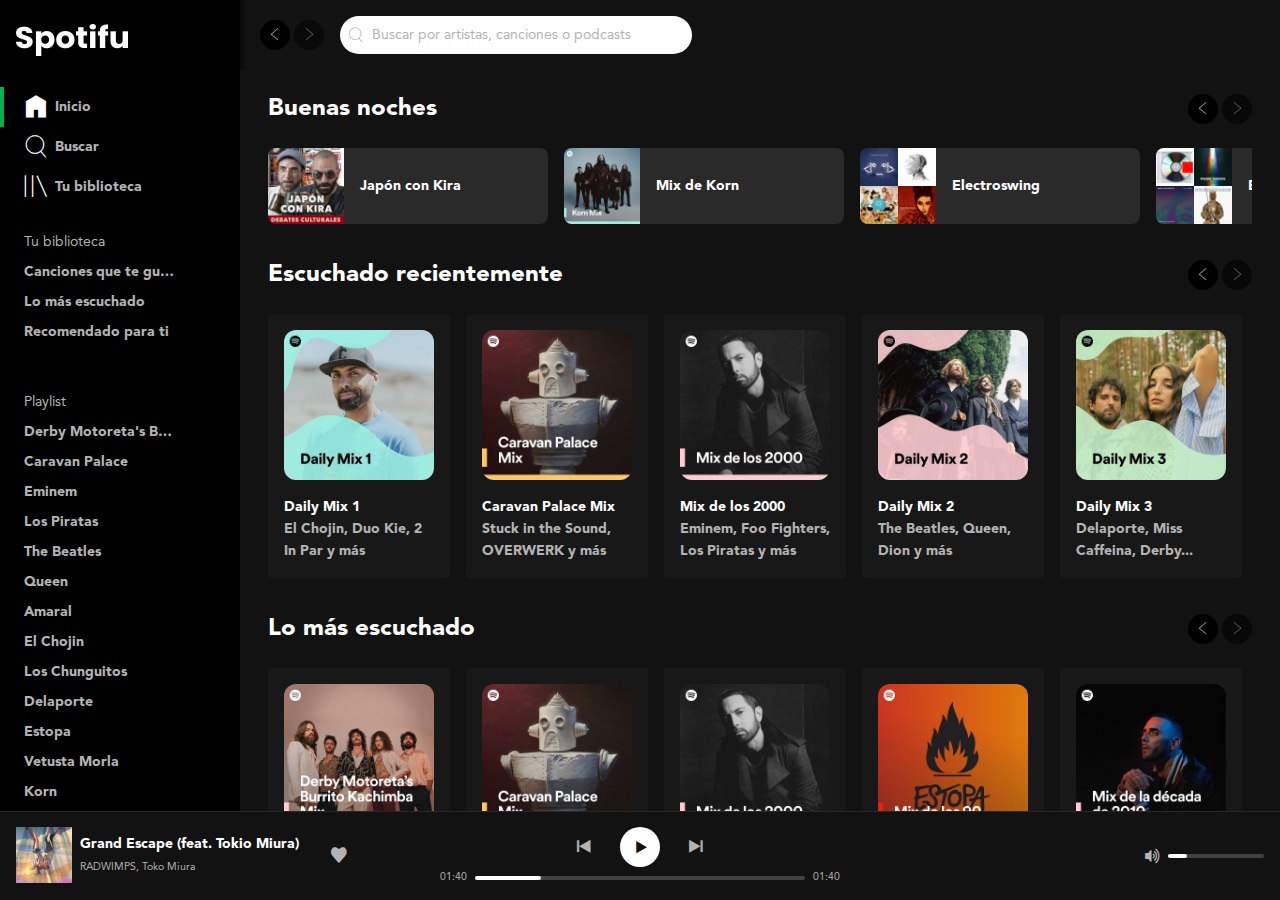
<file: index.html>
<!DOCTYPE html>
<html lang="en">
<head>
    <meta charset="UTF-8">
    <meta http-equiv="X-UA-Compatible" content="IE=edge">
    <meta name="viewport" content="width=device-width, initial-scale=1.0">
    <title>Spotifu</title>
    <link rel="stylesheet" href="./css/index.css">
    <meta property="og:title" content="Spotifu" />
    <meta property="og:type" content="website" />
    <link rel="apple-touch-icon" sizes="57x57" href="./favicon/apple-icon-57x57.png">
    <link rel="apple-touch-icon" sizes="60x60" href="./favicon/apple-icon-60x60.png">
    <link rel="apple-touch-icon" sizes="72x72" href="./favicon/apple-icon-72x72.png">
    <link rel="apple-touch-icon" sizes="76x76" href="./favicon/apple-icon-76x76.png">
    <link rel="apple-touch-icon" sizes="114x114" href="./favicon/apple-icon-114x114.png">
    <link rel="apple-touch-icon" sizes="120x120" href="./favicon/apple-icon-120x120.png">
    <link rel="apple-touch-icon" sizes="144x144" href="./favicon/apple-icon-144x144.png">
    <link rel="apple-touch-icon" sizes="152x152" href="./favicon/apple-icon-152x152.png">
    <link rel="apple-touch-icon" sizes="180x180" href="./favicon/apple-icon-180x180.png">
    <link rel="icon" type="image/png" sizes="192x192"  href="./favicon/android-icon-192x192.png">
    <link rel="icon" type="image/png" sizes="32x32" href="./favicon/favicon-32x32.png">
    <link rel="icon" type="image/png" sizes="96x96" href="./favicon/favicon-96x96.png">
    <link rel="icon" type="image/png" sizes="16x16" href="./favicon/favicon-16x16.png">
    <link rel="manifest" href="./favicon/manifest.json">
    <meta name="msapplication-TileColor" content="#ffffff">
    <meta name="msapplication-TileImage" content="./favicon/ms-icon-144x144.png">
    <meta name="theme-color" content="#ffffff">
    <script src="./js/javascript.js"></script>
</head>
<body class="body">
    <div class="layout">
        <div class="layout-block">
            <div class="layout-sidebar">
                <div class="sidebar">
                    <header class="logo" role="banner">
                        <a href="/" aria-current="page">
                            <img src="./images/spotifu-logo.png" height="32" width="112" alt="Logo de Spotifu">
                        </a>
                    </header>
                    <nav class="menu" aria-label="Principal">
                        <ul class="menu-list">
                            <li class="menuItem is-active">
                                <a class="link" href="./index.html" aria-current="page">
                                    <i class="icon-home" aria-hidden="true"></i>
                                    <span>Inicio</span>
                                </a>
                            </li>
                            <li class="menuItem">
                                <a class="link" href="./search.html">
                                    <i class="icon-search" aria-hidden="true"></i>
                                    <span>Buscar</span>
                                </a>
                            </li>
                            <li class="menuItem">
                                <a class="link" href="./library.html">
                                    <i class="icon-library" aria-hidden="true"></i>
                                    <span>Tu biblioteca</span>
                                </a>
                            </li>
                            
                        </ul>
                    </nav>
                    <nav class="list" aria-labelledby="library-navigation">
                        <h2 class="list-title" id="library-navigation">Tu biblioteca</h2>
                        <ul class="list-content">
                            <li class="list-item">
                                <span class="ellipsis">
                                    <a href="./favorite-songs.html" class="link">Canciones que te gustan</a>
                                </span>
                            </li>
                            <li class="list-item">
                                <a href="#lo-mas-escuchado" class="link">Lo más escuchado</a>
                            </li>
                            <li class="list-item">
                                <a href="#recomendado-para-ti" class="link">Recomendado para ti</a>
                            </li>
                        </ul>        
                    </nav>
                    <nav class="list" aria-labelledby="playlist-navigation">
                        <h2 class="list-title" id="playlist-navigation">Playlist</h2>
                        <ul class="list-content">
                            <li class="list-item">
                                <span class="ellipsis">
                                    <a href="#" class="link">Derby Motoreta's Burrito Kachimba</a>
                                </span>
                            </li>
                            <li class="list-item">
                                <span class="ellipsis">
                                    <a href="#" class="link">Caravan Palace</a>
                                </span>
                            </li>
                            <li class="list-item">
                                <a href="#" class="link">Eminem</a>
                            </li>
                            <li class="list-item">
                                <a href="#" class="link">Los Piratas</a>
                            </li>
                            <li class="list-item">
                                <a href="#" class="link">The Beatles</a>
                            </li>
                            <li class="list-item">
                                <a href="#" class="link">Queen</a>
                            </li>
                            <li class="list-item">
                                <a href="#" class="link">Amaral</a>
                            </li>
                            <li class="list-item">
                                <a href="#" class="link">El Chojin</a>
                            </li>
                            <li class="list-item">
                                <a href="#" class="link">Los Chunguitos</a>
                            </li>
                            </li>
                            <li class="list-item">
                                <a href="#" class="link">Delaporte</a>
                            </li>
                            <li class="list-item">
                                <a href="#" class="link">Estopa</a>
                            </li>
                            <li class="list-item">
                                <a href="#" class="link">Vetusta Morla</a>
                            </li>
                            <li class="list-item">
                                <a href="#" class="link">Korn</a>
                            </li>
                            <li class="list-item">
                                <a href="#" class="link">Queens of the Stone Age</a>
                            </li>
                            <li class="list-item">
                                <a href="#" class="link">Varry Brava</a>
                            </li>
                        </ul>
                    </nav>
                </div>
            </div>
            <div class="layout-main">
                <div class="page">  
                    <div class="sticky">    
                        <div class="page-block">            
                            <header class="header" aria-label="Barra superior y menú del usuario">   
                                <div class="navigation">
                                    <button class="navigation-prev is-pointer" onclick="goBack()" aria-label="Volver" title="Volver">
                                        <i class="icon-arrowLeft" aria-hidden="true"></i>
                                    </button>
                                    <button class="navigation-next" disabled aria-label="Avanzar" title="Avanzar">
                                        <i class="icon-arrowRight" aria-hidden="true"></i>
                                    </button>
                                </div>
                                
                                <form class="search" action="" role="search" aria-label="Buscar por artistas, canciones o podcasts">
                                    <i class="icon-search" aria-hidden="true"></i>
                                    <input type="search" placeholder="Buscar por artistas, canciones o podcasts">
                    
                                </form>
                            </header>
                        </div>
                    </div>
                    <main class="page-block">
                        <section class="playlistList" aria-labelledby="region1">
                            <div class="playlistList-top">
                                <h2 class="playlistList-title" id="region1">
                                    Buenas noches
                                </h2>
                                <div class="navigation">
                                    <button class="navigation-prev" aria-label="Volver" title="Volver">
                                        <i class="icon-arrowLeft" aria-hidden="true"></i>
                                    </button>
                                    <button class="navigation-next" disabled aria-label="Avanzar" title="Avanzar">
                                        <i class="icon-arrowRight" aria-hidden="true"></i>
                                    </button>
                                </div>
                            </div>
                            <div class="playlistList-container">
                                <div class="playlistB">
                                    <div class="playlistB-cover">
                                        <img src="./images/japon-kira.jpg" alt="Cover de la playlist Japón con Kira" height="76" width="76"> 
                                    </div>
                                    <div class="playlistB-details">
                                        <h3 class="playlistB-title">Japón con Kira</h3>
                                        <div class="playlistB-control">
                                            <button class="buttonIcon is-primary" aria-label="Reproducir Japón con Kira">
                                                <i class="icon-play" aria-hidden="true"></i>
                                            </button>
                                        </div>
                                    </div>
                                </div>
                                <div class="playlistB">
                                    <div class="playlistB-cover">
                                        <img src="./images/korn-mix.jpg" alt="Cover de la playlist Mix de Korn" height="76" width="76"> 
                                    </div>
                                    <div class="playlistB-details">
                                        <h3 class="playlistB-title">Mix de Korn</h3>
                                        <div class="playlistB-control">
                                            <button class="buttonIcon is-primary" aria-label="Reproducir la lista de reproducción Mix de Korn">
                                                <i class="icon-play" aria-hidden="true"></i>
                                            </button>
                                        </div>
                                    </div>
                                </div>
                                <div class="playlistB">
                                    <div class="playlistB-cover">
                                        <img src="./images/electroswing.jpg" alt="Cover de la playlist Electroswing" height="76" width="76"> 
                                    </div>
                                    <div class="playlistB-details">
                                        <h3 class="playlistB-title">Electroswing</h3>
                                        <div class="playlistB-control">
                                            <button class="buttonIcon is-primary" aria-label="Reproducir la lista de reproducción Electroswing">
                                                <i class="icon-play" aria-hidden="true"></i>
                                            </button>
                                        </div>
                                    </div>
                                </div>
                                <div class="playlistB">
                                    <div class="playlistB-cover">
                                        <img src="./images/ejercicio.jpg" alt="Cover de la playlist Ejercicio" height="76" width="76"> 
                                    </div>
                                    <div class="playlistB-details">
                                        <h3 class="playlistB-title">Ejercicio</h3>
                                        <div class="playlistB-control">
                                            <button class="buttonIcon is-primary" aria-label="Reproducir la lista de reproducción Ejercicio">
                                                <i class="icon-play" aria-hidden="true"></i>
                                            </button>
                                        </div>
                                    </div>
                                </div>                
                            </div>
                        </section>
                
                        <section class="playlistList" aria-labelledby="region2">
                            <div id="escuchado-recientemente" class="playlistList-top">
                                <h2 class="playlistList-title" id="region2">
                                    Escuchado recientemente
                                </h2>
                                <div class="navigation">
                                    <button class="navigation-prev" aria-label="Volver" title="Volver">
                                        <i class="icon-arrowLeft" aria-hidden="true"></i>
                                    </button>
                                    <button class="navigation-next" disabled aria-label="Avanzar" title="Avanzar">
                                        <i class="icon-arrowRight" aria-hidden="true"></i>
                                    </button>
                                </div>
                            </div>
                            
                            <div class="playlistList-container">
                                <div class="playlistA">
                                    <div class="playlistA-cover">
                                        <img src="./images/daily-mix-1.jpg" alt="Cover de la playlist Daily mix 1" height="150" width="150">
                                        <button class="buttonIcon is-primary" aria-label="Reproducir" title="Reproducir">
                                            <i class="icon-play" aria-hidden="true"></i>
                                        </button>
                                    </div>
                                    <h3 class="playlistA-title">Daily Mix 1</h3>
                                    <h4 class="playlistA-description">El Chojin, Duo Kie, 2 In Par y más</h3>
                                </div>
                                <div class="playlistA">
                                    <div class="playlistA-cover">
                                        <img src="./images/caravan-palace-mix.jpg" alt="Cover de la playlist Caravan Palace Mix" height="150" width="150">
                                        <button class="buttonIcon is-primary" aria-label="Reproducir" title="Reproducir">
                                            <i class="icon-play" aria-hidden="true"></i>
                                        </button>
                                    </div>
                                    <h3 class="playlistA-title">Caravan Palace Mix</h3>
                                    <h4 class="playlistA-description">Stuck in the Sound, OVERWERK y más</h3>
                                </div>
                                <div class="playlistA">
                                    <div class="playlistA-cover">
                                        <img src="./images/mix-2000.jpg" alt="Cover de la playlist Mix de los 2000" height="150" width="150">
                                        <button class="buttonIcon is-primary" aria-label="Reproducir" title="Reproducir">
                                            <i class="icon-play" aria-hidden="true"></i>
                                        </button>
                                    </div>
                                    <h3 class="playlistA-title">Mix de los 2000</h3>
                                    <h4 class="playlistA-description">Eminem, Foo Fighters, Los Piratas y más</h3>
                                </div>
                                <div class="playlistA">
                                    <div class="playlistA-cover">
                                        <img src="./images/daily-mix-2.jpg" alt="Cover de la playlist Daily mix 2" height="150" width="150">
                                        <button class="buttonIcon is-primary" aria-label="Reproducir" title="Reproducir">
                                            <i class="icon-play" aria-hidden="true"></i>
                                        </button>
                                    </div>
                                    <h3 class="playlistA-title">Daily Mix 2</h3>
                                    <h4 class="playlistA-description">The Beatles, Queen, Dion y más</h3>
                                </div>
                                <div class="playlistA">
                                    <div class="playlistA-cover">
                                        <img src="./images/daily-mix-3.jpg" alt="Cover de la playlist Daily mix 3" height="150" width="150">
                                        <button class="buttonIcon is-primary" aria-label="Reproducir" title="Reproducir">
                                            <i class="icon-play" aria-hidden="true"></i>
                                        </button>
                                    </div>
                                    <h3 class="playlistA-title">Daily Mix 3</h3>
                                    <h4 class="playlistA-description">Delaporte, Miss Caffeina, Derby...</h3>
                                </div>
                                <div class="playlistA">
                                    <div class="playlistA-cover">
                                        <img src="./images/daily-mix-4.jpg" alt="Cover de la playlist Daily mix 4" height="150" width="150">
                                        <button class="buttonIcon is-primary" aria-label="Reproducir" title="Reproducir">
                                            <i class="icon-play" aria-hidden="true"></i>
                                        </button>
                                    </div>
                                    <h3 class="playlistA-title">Daily Mix 4</h3>
                                    <h4 class="playlistA-description">Amaral, Ray Heredia, Tequila y más</h3>
                                </div>
                                <div class="playlistA">
                                    <div class="playlistA-cover">
                                        <img src="./images/daily-mix-5.jpg" alt="Cover de la playlist Daily mix 5" height="150" width="150">
                                        <button class="buttonIcon is-primary" aria-label="Reproducir" title="Reproducir">
                                            <i class="icon-play" aria-hidden="true"></i>
                                        </button>
                                    </div>
                                    <h3 class="playlistA-title">Daily Mix 5</h3>
                                    <h4 class="playlistA-description">Korn, Libermann, Blur y más</h3>
                                </div>
                                <div class="playlistA">
                                    <div class="playlistA-cover">
                                        <img src="./images/daily-mix-6.jpg" alt="Cover de la playlist Daily mix 6" height="150" width="150">
                                        <button class="buttonIcon is-primary" aria-label="Reproducir" title="Reproducir">
                                            <i class="icon-play" aria-hidden="true"></i>
                                        </button>
                                    </div>
                                    <h3 class="playlistA-title">Daily Mix 6</h3>
                                    <h4 class="playlistA-description">PSY, Balming Tiger, RAVI y más</h3>
                                </div>
                            </div>
                        </section>  
                        <section class="playlistList" aria-labelledby="region3">
                            <div id="lo-mas-escuchado" class="playlistList-top">
                                <h2 class="playlistList-title" id="region3">
                                    Lo más escuchado
                                </h2>
                                <div class="navigation">
                                    <button class="navigation-prev" aria-label="Volver" title="Volver">
                                        <i class="icon-arrowLeft" aria-hidden="true"></i>
                                    </button>
                                    <button class="navigation-next" disabled aria-label="Avanzar" title="Avanzar">
                                        <i class="icon-arrowRight" aria-hidden="true"></i>
                                    </button>
                                </div>
                            </div>
                            
                            <div class="playlistList-container">
                                <div class="playlistA">
                                    <div class="playlistA-cover">
                                        <img src="./images/dmbk-mix.jpg" alt="Cover de la playlist Derby Motoreta's Burrito Kachimba" height="150" width="150">
                                        <button class="buttonIcon is-primary" aria-label="Reproducir" title="Reproducir">
                                            <i class="icon-play" aria-hidden="true"></i>
                                        </button>
                                    </div>
                                    <h3 class="playlistA-title">Mix de Derby Motoreta's Burrito Kachimba Mix</h3>
                                    <h4 class="playlistA-description">Delaporte, Vetusta Morla, Robe y más</h3>
                                </div>
                                <div class="playlistA">
                                    <div class="playlistA-cover">
                                        <img src="./images/caravan-palace-mix.jpg" alt="Cover de la playlist Caravan Palace Mix" height="150" width="150">
                                        <button class="buttonIcon is-primary" aria-label="Reproducir" title="Reproducir">
                                            <i class="icon-play" aria-hidden="true"></i>
                                        </button>
                                    </div>
                                    <h3 class="playlistA-title">Caravan Palace Mix</h3>
                                    <h4 class="playlistA-description">Stuck in the Sound, OVERWERK y más</h3>
                                </div>
                                <div class="playlistA">
                                    <div class="playlistA-cover">
                                        <img src="./images/mix-2000.jpg" alt="Cover de la playlist Mix de los 2000" height="150" width="150">
                                        <button class="buttonIcon is-primary" aria-label="Reproducir" title="Reproducir">
                                            <i class="icon-play" aria-hidden="true"></i>
                                        </button>
                                    </div>
                                    <h3 class="playlistA-title">Mix de los 2000</h3>
                                    <h4 class="playlistA-description">Eminem, Foo Fighters, Los Piratas y más</h3>
                                </div>
                                <div class="playlistA">
                                    <div class="playlistA-cover">
                                        <img src="./images/mix-90.jpg" alt="Cover de la playlist Mix de los 90" height="150" width="150">
                                        <button class="buttonIcon is-primary" aria-label="Reproducir" title="Reproducir">
                                            <i class="icon-play" aria-hidden="true"></i>
                                        </button>
                                    </div>
                                    <h3 class="playlistA-title">Mix de los 90</h3>
                                    <h4 class="playlistA-description">Estopa, Blur, Los Piratas y más</h3>
                                </div>
                                <div class="playlistA">
                                    <div class="playlistA-cover">
                                        <img src="./images/mix-2010.jpg" alt="Cover de la playlist Mix de los 2010" height="150" width="150">
                                        <button class="buttonIcon is-primary" aria-label="Reproducir" title="Reproducir">
                                            <i class="icon-play" aria-hidden="true"></i>
                                        </button>
                                    </div>
                                    <h3 class="playlistA-title">Mix de los 2010</h3>
                                    <h4 class="playlistA-description">Fyahbwoy, Krizz Kaliko, Vetusta Morla y más</h3>
                                </div>
                                <div class="playlistA">
                                    <div class="playlistA-cover">
                                        <img src="./images/mix-hip-hop.jpg" alt="Cover de la playlist Mix Hip Hop" height="150" width="150">
                                        <button class="buttonIcon is-primary" aria-label="Reproducir" title="Reproducir">
                                            <i class="icon-play" aria-hidden="true"></i>
                                        </button>
                                    </div>
                                    <h3 class="playlistA-title">Mix Hip Hop</h3>
                                    <h4 class="playlistA-description">Swizz Beats, El Chojin, Crew Cuervos y más</h3>
                                </div>
                                <div class="playlistA">
                                    <div class="playlistA-cover">
                                        <img src="./images/mix-rock.jpg" alt="Cover de la playlist Mix de rock" height="150" width="150">
                                        <button class="buttonIcon is-primary" aria-label="Reproducir" title="Reproducir">
                                            <i class="icon-play" aria-hidden="true"></i>
                                        </button>
                                    </div>
                                    <h3 class="playlistA-title">Mix de rock</h3>
                                    <h4 class="playlistA-description">Korn, Queens of the Stone Age, Muse y más</h3>
                                </div>
                                <div class="playlistA">
                                    <div class="playlistA-cover">
                                        <img src="./images/mix-indie.jpg" alt="Cover de la playlist Mix de indie" height="150" width="150">
                                        <button class="buttonIcon is-primary" aria-label="Reproducir" title="Reproducir">
                                            <i class="icon-play" aria-hidden="true"></i>
                                        </button>
                                    </div>
                                    <h3 class="playlistA-title">Mix de indie</h3>
                                    <h4 class="playlistA-description">Los Piratas, Zahara, Varry Brava y más</h3>
                                </div>
                            </div>
                        </section>
                        <section class="playlistList" aria-labelledby="region4">
                            <div id="recomendado-para-ti" class="playlistList-top">
                                <h2 class="playlistList-title" id="region4">
                                    Recomendado para ti
                                </h2>
                                <div class="navigation">
                                    <button class="navigation-prev" aria-label="Volver" title="Volver">
                                        <i class="icon-arrowLeft" aria-hidden="true"></i>
                                    </button>
                                    <button class="navigation-next" disabled aria-label="Avanzar" title="Avanzar">
                                        <i class="icon-arrowRight" aria-hidden="true"></i>
                                    </button>
                                </div>
                            </div>
                            
                            <div class="playlistList-container">
                                <div class="playlistA">
                                    <div class="playlistA-cover">
                                        <img src="./images/daily-mix-1.jpg" alt="Cover de la playlist Daily mix 1" height="150" width="150">
                                        <button class="buttonIcon is-primary" aria-label="Reproducir" title="Reproducir">
                                            <i class="icon-play" aria-hidden="true"></i>
                                        </button>
                                    </div>
                                    <h3 class="playlistA-title">Daily Mix 1</h3>
                                    <h4 class="playlistA-description">El Chojin, Duo Kie, 2 In Par y más</h3>
                                </div>
                                <div class="playlistA">
                                    <div class="playlistA-cover">
                                        <img src="./images/daily-mix-2.jpg" alt="Cover de la playlist Daily mix 2" height="150" width="150">
                                        <button class="buttonIcon is-primary" aria-label="Reproducir" title="Reproducir">
                                            <i class="icon-play" aria-hidden="true"></i>
                                        </button>
                                    </div>
                                    <h3 class="playlistA-title">Daily Mix 2</h3>
                                    <h4 class="playlistA-description">The Beatles, Queen, Dion y más</h3>
                                </div>
                                <div class="playlistA">
                                    <div class="playlistA-cover">
                                        <img src="./images/daily-mix-3.jpg" alt="Cover de la playlist Daily mix 3" height="150" width="150">
                                        <button class="buttonIcon is-primary" aria-label="Reproducir" title="Reproducir">
                                            <i class="icon-play" aria-hidden="true"></i>
                                        </button>
                                    </div>
                                    <h3 class="playlistA-title">Daily Mix 3</h3>
                                    <h4 class="playlistA-description">Delaporte, Miss Caffeina, Derby...</h3>
                                </div>
                                <div class="playlistA">
                                    <div class="playlistA-cover">
                                        <img src="./images/daily-mix-4.jpg" alt="Cover de la playlist Daily mix 4" height="150" width="150">
                                        <button class="buttonIcon is-primary" aria-label="Reproducir" title="Reproducir">
                                            <i class="icon-play" aria-hidden="true"></i>
                                        </button>
                                    </div>
                                    <h3 class="playlistA-title">Daily Mix 4</h3>
                                    <h4 class="playlistA-description">Amaral, Ray Heredia, Tequila y más</h3>
                                </div>
                                <div class="playlistA">
                                    <div class="playlistA-cover">
                                        <img src="./images/daily-mix-5.jpg" alt="Cover de la playlist Daily mix 5" height="150" width="150">
                                        <button class="buttonIcon is-primary" aria-label="Reproducir" title="Reproducir">
                                            <i class="icon-play" aria-hidden="true"></i>
                                        </button>
                                    </div>
                                    <h3 class="playlistA-title">Daily Mix 5</h3>
                                    <h4 class="playlistA-description">Korn, Libermann, Blur y más</h3>
                                </div>
                                <div class="playlistA">
                                    <div class="playlistA-cover">
                                        <img src="./images/daily-mix-6.jpg" alt="Cover de la playlist Daily mix 6" height="150" width="150">
                                        <button class="buttonIcon is-primary" aria-label="Reproducir" title="Reproducir">
                                            <i class="icon-play" aria-hidden="true"></i>
                                        </button>
                                    </div>
                                    <h3 class="playlistA-title">Daily Mix 6</h3>
                                    <h4 class="playlistA-description">PSY, Balming Tiger, RAVI y más</h3>
                                </div>
                            </div>
                        </section>
                    </main>
                </div>
            </div>
        </div>

        <div class="layout-block">
            <footer class="layout-bottom">
                <div class="player">
                    <div class="player-nowPlaying">
                        <div class="nowPlaying">
                            <div class="nowPlaying-cover">
                                <img src="./images/grand-scape.png" alt="Portada Grand Escape (feat. Tokio Miura) de RADWIMPS, Toko Miura" height="56" width="56" title="Portada Grand Escape (feat. Tokio Miura) de RADWIMPS, Toko Miura">
                            </div>
                            <div class="nowPlaying-details">
                                <div class="nowPlaying-description">
                                    <a class="nowPlaying-title" href="#song">Grand Escape (feat. Tokio Miura)</a>
                                    <a class="nowPlaying-artist" href="#RADWIMS">RADWIMPS, Toko Miura</a>
                                </div>
                                <div class="nowPlaying-actions">
                                    <button aria-describedby="icon-heart" role="switch" aria-checked="false" aria-label="Guardar en tu biblioteca" title="Guardar en tu biblioteca" class="player-control">
                                        <i class="icon-heart" id="icon-heart" aria-hidden="true" ></i>
                                    </button>               
                                </div>            
                            </div>
                            <i class=""></i>
                        </div>
                    </div>
        
                    <div class="player-playerControls">
                        <div class="playerControls">
                            <div class="playerControls-buttons" aria-label="Controles de reproducción">
                                <button class="buttonIcon" aria-label="Anterior" title="Anterior">
                                    <i class="icon-prev" aria-hidden="true"></i>
                                </button>
                            
                                <button class="buttonIcon is-white" aria-label="Reproducir" title="Reproducir">
                                    <i class="icon-play" aria-hidden="true"></i>
                                </button>
                            
                                <button class="buttonIcon" aria-label="Siguiente" title="Siguiente">
                                    <i class="icon-next" aria-hidden="true"></i>
                                </button>
                            </div>
                            <div class="playerPlayback">
                                <span class="playerPlayback-progressTime">01:40</span>
                                <div class="playerPlayback-slider">
                                    <div class="slider">
                                        <div class="slider-progress">
                                            <button class="slider-button" aria-label="Controlar el progreso de la reproducción"></button>
                                        </div>
                                    </div>
                                </div>            
                                <span class="playerPlayback-progressTime">01:40</span>
                            </div>
                        </div>
                    </div>
                
                    <div class="player-playerVolume">
                        <div class="playerVolume">
                            <button aria-describedby="volumen-icon" aria-label="Silenciar" class="player-control">
                                <i class="icon-volumeUp" id="volumen-icon" role="button" aria-label="Volumen alto" ></i>
                            </button>
                            <div class="playerVolume-slider">
                                <div class="slider">
                                    <div class="slider-progress">
                                        <button class="slider-button" aria-label="Controlar el progreso de la reproducción"></button>
                                    </div>
                                </div>
                            </div>
                        </div>
                    </div>
                </div>
            </footer>
        </div>
         
    </div>
</body>

</html>
</file>
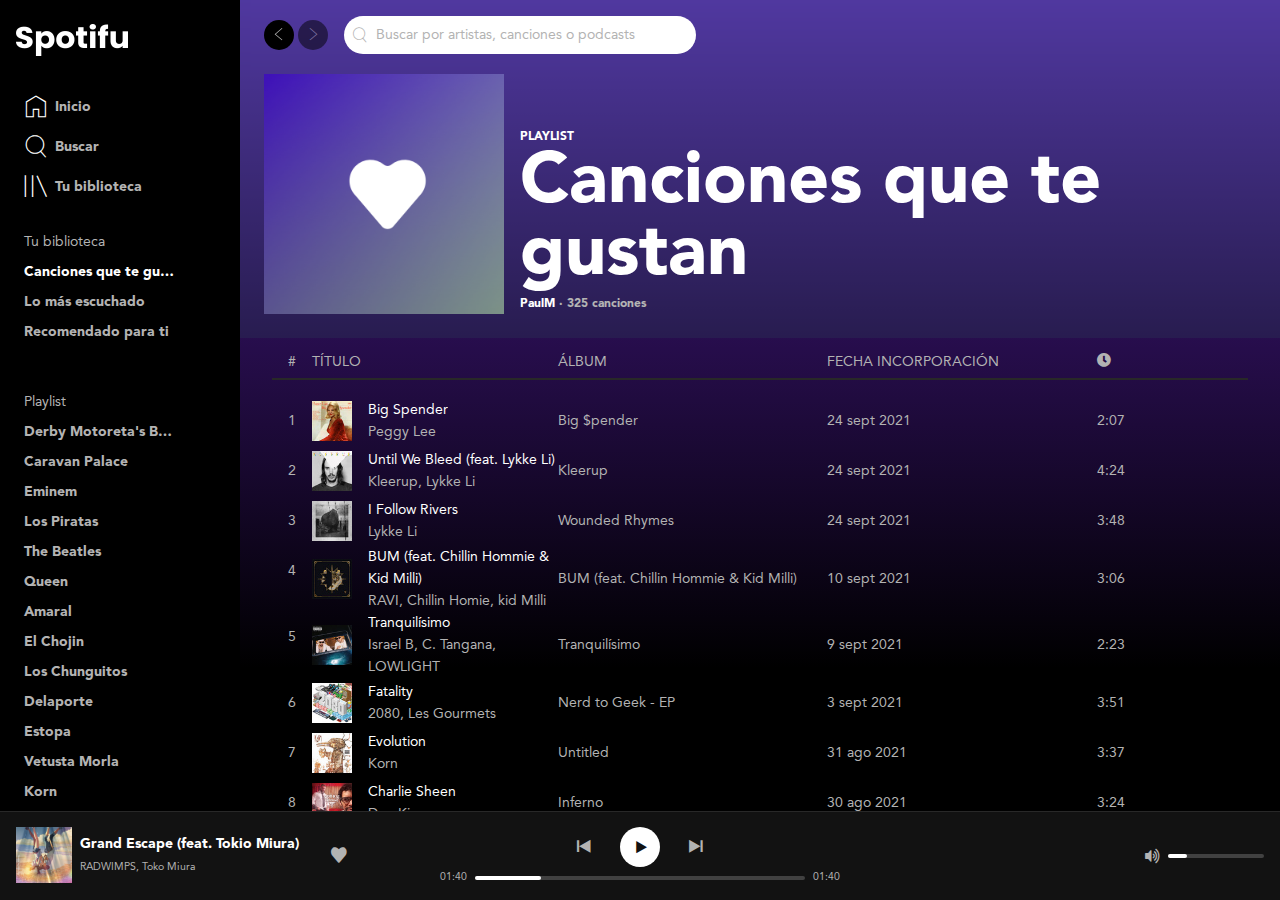
<file: favorite-songs.html>
<!DOCTYPE html>
<html lang="en">
<head>
    <meta charset="UTF-8">
    <meta http-equiv="X-UA-Compatible" content="IE=edge">
    <meta name="viewport" content="width=device-width, initial-scale=1.0">
    <title>Spotifu</title>
    <link rel="stylesheet" href="./css/index.css">
    <meta property="og:title" content="Spotifu" />
    <meta property="og:type" content="website" />
    <link rel="apple-touch-icon" sizes="57x57" href="./favicon/apple-icon-57x57.png">
    <link rel="apple-touch-icon" sizes="60x60" href="./favicon/apple-icon-60x60.png">
    <link rel="apple-touch-icon" sizes="72x72" href="./favicon/apple-icon-72x72.png">
    <link rel="apple-touch-icon" sizes="76x76" href="./favicon/apple-icon-76x76.png">
    <link rel="apple-touch-icon" sizes="114x114" href="./favicon/apple-icon-114x114.png">
    <link rel="apple-touch-icon" sizes="120x120" href="./favicon/apple-icon-120x120.png">
    <link rel="apple-touch-icon" sizes="144x144" href="./favicon/apple-icon-144x144.png">
    <link rel="apple-touch-icon" sizes="152x152" href="./favicon/apple-icon-152x152.png">
    <link rel="apple-touch-icon" sizes="180x180" href="./favicon/apple-icon-180x180.png">
    <link rel="icon" type="image/png" sizes="192x192"  href="./favicon/android-icon-192x192.png">
    <link rel="icon" type="image/png" sizes="32x32" href="./favicon/favicon-32x32.png">
    <link rel="icon" type="image/png" sizes="96x96" href="./favicon/favicon-96x96.png">
    <link rel="icon" type="image/png" sizes="16x16" href="./favicon/favicon-16x16.png">
    <link rel="manifest" href="./favicon/manifest.json">
    <meta name="msapplication-TileColor" content="#ffffff">
    <meta name="msapplication-TileImage" content="./favicon/ms-icon-144x144.png">
    <meta name="theme-color" content="#ffffff">
    <script src="./js/javascript.js"></script>
</head>
<body class="body">
    <div class="layout">
        <div class="layout-block">
            <div class="layout-sidebar">
                <div class="sidebar">
                    <header class="logo" role="banner">
                        <a href="/" aria-current="page">
                            <img src="./images/spotifu-logo.png" height="32" width="112" alt="Logo de Spotifu">
                        </a>
                    </header>
                    <nav class="menu" aria-label="Principal">
                        <ul class="menu-list">
                            <li class="menuItem">
                                <a class="link" href="./index.html" aria-current="page">
                                    <i class="icon-home" aria-hidden="true"></i>
                                    <span>Inicio</span>
                                </a>
                            </li>
                            <li class="menuItem">
                                <a class="link" href="./search.html">
                                    <i class="icon-search" aria-hidden="true"></i>
                                    <span>Buscar</span>
                                </a>
                            </li>
                            <li class="menuItem">
                                <a class="link" href="./library.html">
                                    <i class="icon-library" aria-hidden="true"></i>
                                    <span>Tu biblioteca</span>
                                </a>
                            </li>
                            
                        </ul>
                    </nav>
                    <nav class="list" aria-labelledby="library-navigation">
                        <h2 class="list-title" id="library-navigation">Tu biblioteca</h2>
                        <ul class="list-content">
                            <li class="list-item">
                                <span class="ellipsis">
                                    <a href="./favorite-songs.html" class="link is-white-text">Canciones que te gustan</a>
                                </span>
                            </li>
                            <li class="list-item">
                                <a href="#lo-mas-escuchado" class="link">Lo más escuchado</a>
                            </li>
                            <li class="list-item">
                                <a href="#recomendado-para-ti" class="link">Recomendado para ti</a>
                            </li>
                        </ul>        
                    </nav>
                    <nav class="list" aria-labelledby="playlist-navigation">
                        <h2 class="list-title" id="playlist-navigation">Playlist</h2>
                        <ul class="list-content">
                            <li class="list-item">
                                <span class="ellipsis">
                                    <a href="#" class="link">Derby Motoreta's Burrito Kachimba</a>
                                </span>
                            </li>
                            <li class="list-item">
                                <span class="ellipsis">
                                    <a href="#" class="link">Caravan Palace</a>
                                </span>
                            </li>
                            <li class="list-item">
                                <a href="#" class="link">Eminem</a>
                            </li>
                            <li class="list-item">
                                <a href="#" class="link">Los Piratas</a>
                            </li>
                            <li class="list-item">
                                <a href="#" class="link">The Beatles</a>
                            </li>
                            <li class="list-item">
                                <a href="#" class="link">Queen</a>
                            </li>
                            <li class="list-item">
                                <a href="#" class="link">Amaral</a>
                            </li>
                            <li class="list-item">
                                <a href="#" class="link">El Chojin</a>
                            </li>
                            <li class="list-item">
                                <a href="#" class="link">Los Chunguitos</a>
                            </li>
                            </li>
                            <li class="list-item">
                                <a href="#" class="link">Delaporte</a>
                            </li>
                            <li class="list-item">
                                <a href="#" class="link">Estopa</a>
                            </li>
                            <li class="list-item">
                                <a href="#" class="link">Vetusta Morla</a>
                            </li>
                            <li class="list-item">
                                <a href="#" class="link">Korn</a>
                            </li>
                            <li class="list-item">
                                <a href="#" class="link">Queens of the Stone Age</a>
                            </li>
                            <li class="list-item">
                                <a href="#" class="link">Varry Brava</a>
                            </li>
                        </ul>
                    </nav>
                </div>
            </div>
            <div class="layout-main">
                <div class=""> 
                    <div class="sticky">    
                        <div class="page-block">            
                            <header class="header" aria-label="Barra superior y menú del usuario">   
                                <div class="navigation">
                                    <button class="navigation-prev is-pointer" onclick="goBack()" aria-label="Volver" title="Volver">
                                        <i class="icon-arrowLeft" aria-hidden="true"></i>
                                    </button>
                                    <button class="navigation-next" disabled aria-label="Avanzar" title="Avanzar">
                                        <i class="icon-arrowRight" aria-hidden="true"></i>
                                    </button>
                                </div>
                                
                                <form class="search" action="" role="search" aria-label="Buscar por artistas, canciones o podcasts">
                                    <i class="icon-search" aria-hidden="true"></i>
                                    <input type="search" placeholder="Buscar por artistas, canciones o podcasts">
                    
                                </form>
                            </header>
                        </div>
                    </div>
                    <div class="favorite-header-container">
                        <div class="favorite-header">
                            <div class="title-container">                            
                                <div class="favorite-header-image">
                                    <img src="./images/heart.png" alt="" height="240px" width="240px">
                                </div>
                                <div class="favorite-header-title">
                                    <h2>PLAYLIST</h2>
                                    <h1>Canciones que te gustan</h1>
                                    <div>
                                        <span class="is-white-text">PaulM</span>
                                        <span>· 325 canciones</span>
                                    </div>
                                </div>
                            </div>
                        </div>
                    </div> 
                    <main class="page-block"> 
                        <div class="song-list-container">                       
                            <div class="song-list">
                                <div class="song-list-header">
                                    <div class="song-list-title">
                                        <span>#</span>
                                        <p>TÍTULO</p>
                                    </div>
                                    <p>ÁLBUM</p>
                                    <p>FECHA INCORPORACIÓN</p>
                                    <span><i class="icon-clock"></i></span>
                                </div>
                                <div class="song-list-body">
                                    <div class="song-card">
                                        <div class="song-card-title">
                                            <p>1</p>
                                            <div class="song-artist-card">
                                                <img src="./images/minis/peggy-lee-big-spender.jpg" height="40" width="40" alt="">
                                                <div class="song-artist-text">
                                                    <span>Big Spender</span>
                                                    <span>Peggy Lee</span>
                                                </div>
                                            </div>
                                        </div>
                                        <div class="album">
                                            <span>Big $pender</span>                                        
                                        </div>
                                        <div class="song-date">
                                            <span>24 sept 2021</span>                                        
                                        </div>
                                        <div class="song-duration">
                                            <span>2:07</span>
                                        </div>
                                    </div>

                                    <div class="song-card">
                                        <div class="song-card-title">
                                            <p>2</p>
                                            <div class="song-artist-card">
                                                <img src="./images/minis/until-we-bleed.jpg" height="40" width="40" alt="">
                                                <div class="song-artist-text">
                                                    <span>Until We Bleed (feat. Lykke Li)</span>
                                                    <span>Kleerup, Lykke Li</span>
                                                </div>
                                            </div>
                                        </div>
                                        <div class="album">
                                            <span>Kleerup</span>                                        
                                        </div>
                                        <div class="song-date">
                                            <span>24 sept 2021</span>                                        
                                        </div>
                                        <div class="song-duration">
                                            <span>4:24</span>
                                        </div>
                                    </div>
                                    <div class="song-card">
                                        <div class="song-card-title">
                                            <p>3</p>
                                            <div class="song-artist-card">
                                                <img src="./images/minis/i-follow.jpg" height="40" width="40" alt="">
                                                <div class="song-artist-text">
                                                    <span>I Follow Rivers</span>
                                                    <span>Lykke Li</span>
                                                </div>
                                            </div>
                                        </div>
                                        <div class="album">
                                            <span>Wounded Rhymes</span>                                        
                                        </div>
                                        <div class="song-date">
                                            <span>24 sept 2021</span>                                        
                                        </div>
                                        <div class="song-duration">
                                            <span>3:48</span>
                                        </div>
                                    </div>
                                    <div class="song-card">
                                        <div class="song-card-title">
                                            <p>4</p>
                                            <div class="song-artist-card">
                                                <img src="./images/minis/bum.jpg" height="40" width="40" alt="">
                                                <div class="song-artist-text">
                                                    <span>BUM (feat. Chillin Hommie & Kid Milli)</span>
                                                    <span>RAVI, Chillin Homie, kid Milli</span>
                                                </div>
                                            </div>
                                        </div>
                                        <div class="album">
                                            <span>BUM (feat. Chillin Hommie & Kid Milli)</span>                                        
                                        </div>
                                        <div class="song-date">
                                            <span>10 sept 2021</span>                                        
                                        </div>
                                        <div class="song-duration">
                                            <span>3:06</span>
                                        </div>
                                    </div>
                                    <div class="song-card">
                                        <div class="song-card-title">
                                            <p>5</p>
                                            <div class="song-artist-card">
                                                <img src="./images/minis/tranquilisimo.jpg" height="40" width="40" alt="">
                                                <div class="song-artist-text">
                                                    <span>Tranquilísimo</span>
                                                    <span>Israel B, C. Tangana, LOWLIGHT</span>
                                                </div>
                                            </div>
                                        </div>
                                        <div class="album">
                                            <span>Tranquilísimo</span>                                        
                                        </div>
                                        <div class="song-date">
                                            <span>9 sept 2021</span>                                        
                                        </div>
                                        <div class="song-duration">
                                            <span>2:23</span>
                                        </div>                                    
                                    </div>
                                    <div class="song-card">
                                        <div class="song-card-title">
                                            <p>6</p>
                                            <div class="song-artist-card">
                                                <img src="./images/minis/fatality.jpg" height="40" width="40" alt="">
                                                <div class="song-artist-text">
                                                    <span>Fatality</span>
                                                    <span>2080, Les Gourmets</span>
                                                </div>
                                            </div>
                                        </div>
                                        <div class="album">
                                            <span>Nerd to Geek - EP</span>                                        
                                        </div>
                                        <div class="song-date">
                                            <span>3 sept 2021</span>                                        
                                        </div>
                                        <div class="song-duration">
                                            <span>3:51</span>
                                        </div>
                                    </div>
                                    <div class="song-card">
                                        <div class="song-card-title">
                                            <p>7</p>
                                            <div class="song-artist-card">
                                                <img src="./images/minis/evolution.jpg" height="40" width="40" alt="">
                                                <div class="song-artist-text">
                                                    <span>Evolution</span>
                                                    <span>Korn</span>
                                                </div>
                                            </div>
                                        </div>
                                        <div class="album">
                                            <span>Untitled</span>                                        
                                        </div>
                                        <div class="song-date">
                                            <span>31 ago 2021</span>                                        
                                        </div>
                                        <div class="song-duration">
                                            <span>3:37</span>
                                        </div>
                                    </div>
                                    <div class="song-card">
                                        <div class="song-card-title">
                                            <p>8</p>
                                            <div class="song-artist-card">
                                                <img src="./images/minis/charlie-sheen.jpg" height="40" width="40" alt="">
                                                <div class="song-artist-text">
                                                    <span>Charlie Sheen</span>
                                                    <span>Duo Kie</span>
                                                </div>
                                            </div>
                                        </div>
                                        <div class="album">
                                            <span>Inferno</span>                                        
                                        </div>
                                        <div class="song-date">
                                            <span>30 ago 2021</span>                                        
                                        </div>
                                        <div class="song-duration">
                                            <span>3:24</span>
                                        </div>
                                    </div>
                                    <div class="song-card">
                                        <div class="song-card-title">
                                            <p>9</p>
                                            <div class="song-artist-card">
                                                <img src="./images/minis/canon.jpg" height="40" width="40" alt="">
                                                <div class="song-artist-text">
                                                    <span>Canon</span>
                                                    <span>OVERWERK</span>
                                                </div>
                                            </div>
                                        </div>
                                        <div class="album">
                                            <span>Canon</span>                                        
                                        </div>
                                        <div class="song-date">
                                            <span>27 ago 2021</span>                                        
                                        </div>
                                        <div class="song-duration">
                                            <span>4:58</span>
                                        </div>
                                    </div>
                                    <div class="song-card">
                                        <div class="song-card-title">
                                            <p>10</p>
                                            <div class="song-artist-card">
                                                <img src="./images/minis/supersonics.jpg" height="40" width="40" alt="">
                                                <div class="song-artist-text">
                                                    <span>Supersonics (Out Come the Freaks Edit)</span>
                                                    <span>2080, Les Gourmets</span>
                                                </div>
                                            </div>
                                        </div>
                                        <div class="album">
                                            <span>Supersonics (Out Come the Freaks Edit)</span>                                        
                                        </div>
                                        <div class="song-date">
                                            <span>27 ago 2021</span>                                        
                                        </div>
                                        <div class="song-duration">
                                            <span>2:53</span>
                                        </div>
                                    </div>
                                    <div class="song-card">
                                        <div class="song-card-title">
                                            <p>11</p>
                                            <div class="song-artist-card">
                                                <img src="./images/minis/pure-90.jpg" height="40" width="40" alt="">
                                                <div class="song-artist-text">
                                                    <span>Pure 90 (Rapping Queen)</span>
                                                    <span>Shaka Ponk, Cypress Hill</span>
                                                </div>
                                            </div>
                                        </div>
                                        <div class="album">
                                            <span>Apelogies</span>                                        
                                        </div>
                                        <div class="song-date">
                                            <span>23 ago 2021</span>                                        
                                        </div>
                                        <div class="song-duration">
                                            <span>4:36</span>
                                        </div>
                                    </div>
                                    <div class="song-card">
                                        <div class="song-card-title">
                                            <p>12</p>
                                            <div class="song-artist-card">
                                                <img src="./images/minis/panda.jpg" height="40" width="40" alt="">
                                                <div class="song-artist-text">
                                                    <span>Panda</span>
                                                    <span>Desiigner</span>
                                                </div>
                                            </div>
                                        </div>
                                        <div class="album">
                                            <span>Panda</span>                                        
                                        </div>
                                        <div class="song-date">
                                            <span>12 ago 2021</span>                                        
                                        </div>
                                        <div class="song-duration">
                                            <span>4:07</span>
                                        </div>
                                    </div>
                                    <div class="song-card">
                                        <div class="song-card-title">
                                            <p>13</p>
                                            <div class="song-artist-card">
                                                <img src="./images/minis/jesucristo.jpg" height="40" width="40" alt="">
                                                <div class="song-artist-text">
                                                    <span>Jesucristo Garc-ia</span>
                                                    <span>Extremoduro</span>
                                                </div>
                                            </div>
                                        </div>
                                        <div class="album">
                                            <span>Rock Transgresivo</span>                                        
                                        </div>
                                        <div class="song-date">
                                            <span>30 jul 2021</span>                                        
                                        </div>
                                        <div class="song-duration">
                                            <span>4:50</span>
                                        </div>
                                    </div>
                                    <div class="song-card">
                                        <div class="song-card-title">
                                            <p>14</p>
                                            <div class="song-artist-card">
                                                <img src="./images/minis/natural.jpg" height="40" width="40" alt="">
                                                <div class="song-artist-text">
                                                    <span>Natural</span>
                                                    <span>Imagine Dragons</span>
                                                </div>
                                            </div>
                                        </div>
                                        <div class="album">
                                            <span>Origins (Deluxe)</span>                                        
                                        </div>
                                        <div class="song-date">
                                            <span>28 jul 2021</span>                                        
                                        </div>
                                        <div class="song-duration">
                                            <span>3:09</span>
                                        </div>
                                    </div>
                                    <div class="song-card">
                                        <div class="song-card-title">
                                            <p>15</p>
                                            <div class="song-artist-card">
                                                <img src="./images/minis/iron.jpg" height="40" width="40" alt="">
                                                <div class="song-artist-text">
                                                    <span>Iron</span>
                                                    <span>Woodkid</span>
                                                </div>
                                            </div>
                                        </div>
                                        <div class="album">
                                            <span>The Golden Age</span>                                        
                                        </div>
                                        <div class="song-date">
                                            <span>12 jul 2021</span>                                        
                                        </div>
                                        <div class="song-duration">
                                            <span>3:21</span>
                                        </div>
                                    </div>
                                    <div class="song-card">
                                        <div class="song-card-title">
                                            <p>16</p>
                                            <div class="song-artist-card">
                                                <img src="./images/minis/delta.jpg" height="40" width="40" alt="">
                                                <div class="song-artist-text">
                                                    <span>Delta</span>
                                                    <span>C2C</span>
                                                </div>
                                            </div>
                                        </div>
                                        <div class="album">
                                            <span>Tetra</span>                                        
                                        </div>
                                        <div class="song-date">
                                            <span>12 jul 2021</span>                                        
                                        </div>
                                        <div class="song-duration">
                                            <span>4:12</span>
                                        </div>
                                    </div>
                                    <div class="song-card">
                                        <div class="song-card-title">
                                            <p>17</p>
                                            <div class="song-artist-card">
                                                <img src="./images/minis/twisted-transistor.jpg" height="40" width="40" alt="">
                                                <div class="song-artist-text">
                                                    <span>Twisted Transistor</span>
                                                    <span>Korn</span>
                                                </div>
                                            </div>
                                        </div>
                                        <div class="album">
                                            <span>See You On The Other Side</span>                                        
                                        </div>
                                        <div class="song-date">
                                            <span>28 jun 2021</span>                                        
                                        </div>
                                        <div class="song-duration">
                                            <span>3:08</span>
                                        </div>
                                    </div>
                                </div>
                            </div>
                        </div>
                    </main>
                </div>
            </div>
        </div>

        <div class="layout-block">
            <footer class="layout-bottom">
                <div class="player">
                    <div class="player-nowPlaying">
                        <div class="nowPlaying">
                            <div class="nowPlaying-cover">
                                <img src="./images/grand-scape.png" alt="Portada Grand Escape (feat. Tokio Miura) de RADWIMPS, Toko Miura" height="56" width="56" title="Portada Grand Escape (feat. Tokio Miura) de RADWIMPS, Toko Miura">
                            </div>
                            <div class="nowPlaying-details">
                                <div class="nowPlaying-description">
                                    <a class="nowPlaying-title" href="#song">Grand Escape (feat. Tokio Miura)</a>
                                    <a class="nowPlaying-artist" href="#RADWIMS">RADWIMPS, Toko Miura</a>
                                </div>
                                <div class="nowPlaying-actions">
                                    <button aria-describedby="icon-heart" role="switch" aria-checked="false" aria-label="Guardar en tu biblioteca" title="Guardar en tu biblioteca" class="player-control">
                                        <i class="icon-heart" id="icon-heart" aria-hidden="true" ></i>
                                    </button>               
                                </div>            
                            </div>
                            <i class=""></i>
                        </div>
                    </div>
        
                    <div class="player-playerControls">
                        <div class="playerControls">
                            <div class="playerControls-buttons" aria-label="Controles de reproducción">
                                <button class="buttonIcon" aria-label="Anterior" title="Anterior">
                                    <i class="icon-prev" aria-hidden="true"></i>
                                </button>
                            
                                <button class="buttonIcon is-white" aria-label="Reproducir" title="Reproducir">
                                    <i class="icon-play" aria-hidden="true"></i>
                                </button>
                            
                                <button class="buttonIcon" aria-label="Siguiente" title="Siguiente">
                                    <i class="icon-next" aria-hidden="true"></i>
                                </button>
                            </div>
                            <div class="playerPlayback">
                                <span class="playerPlayback-progressTime">01:40</span>
                                <div class="playerPlayback-slider">
                                    <div class="slider">
                                        <div class="slider-progress">
                                            <button class="slider-button" aria-label="Controlar el progreso de la reproducción"></button>
                                        </div>
                                    </div>
                                </div>            
                                <span class="playerPlayback-progressTime">01:40</span>
                            </div>
                        </div>
                    </div>
                
                    <div class="player-playerVolume">
                        <div class="playerVolume">
                            <button aria-describedby="volumen-icon" aria-label="Silenciar" class="player-control">
                                <i class="icon-volumeUp" id="volumen-icon" role="button" aria-label="Volumen alto" ></i>
                            </button>
                            <div class="playerVolume-slider">
                                <div class="slider">
                                    <div class="slider-progress">
                                        <button class="slider-button" aria-label="Controlar el progreso de la reproducción"></button>
                                    </div>
                                </div>
                            </div>
                        </div>
                    </div>
                </div>
            </footer>
        </div>
         
    </div>
</body>

</html>
</file>
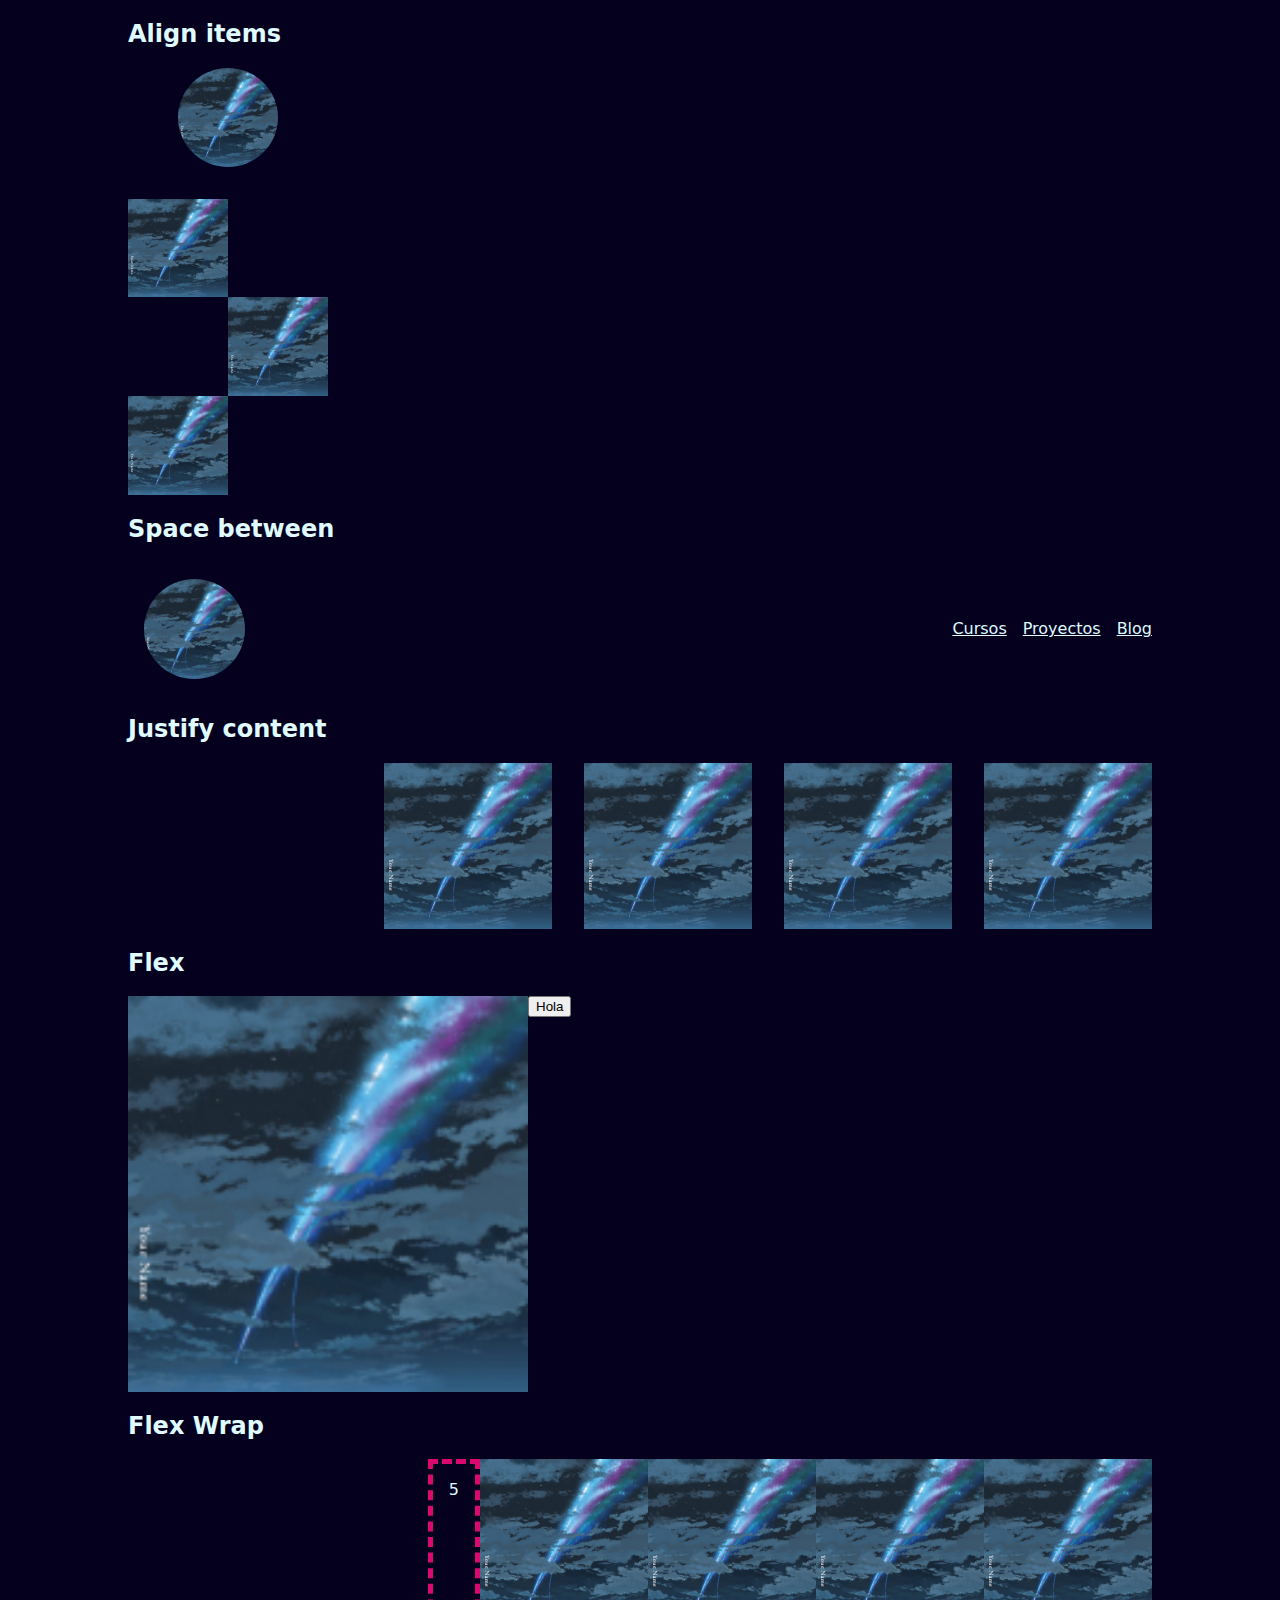
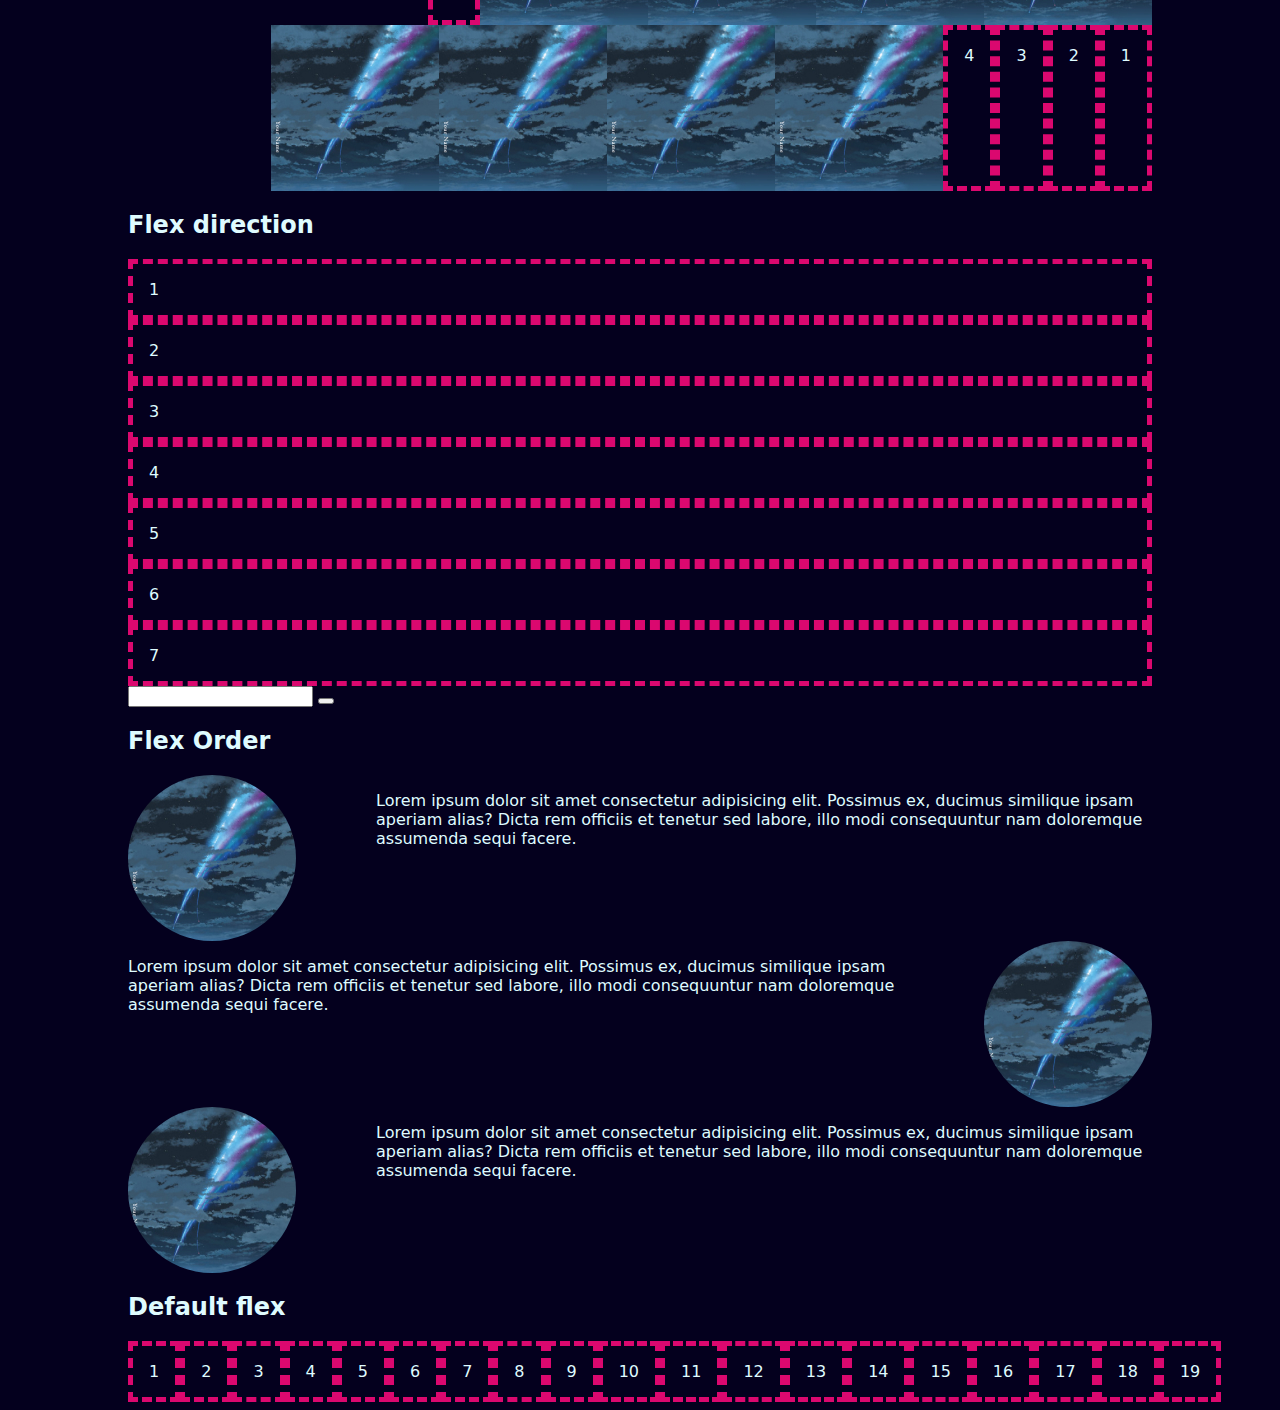
<file: flexbox.html>
<!DOCTYPE html>
<html lang="en">
<head>
    <meta charset="UTF-8">
    <meta http-equiv="X-UA-Compatible" content="IE=edge">
    <meta name="viewport" content="width=device-width, initial-scale=1.0">
    <title>Flexbox Layout</title>
    <link rel="stylesheet" href="./css/flexbox/index.css">
</head>
<body>
    <div class="wrapper">
        <h2>Align items</h2>
        <div class="alignItems">
            <img src="./images/grand-escape.jpg" alt="">                 
            <img src="./images/grand-escape.jpg" alt="">                 
            <img src="./images/grand-escape.jpg" alt="">                 
            <img src="./images/grand-escape.jpg" alt="">                
        </div>
    </div>
    <div class="wrapper">
        <h2>Space between</h2>
        <div class="spaceBetween">
            <img src="./images/grand-escape.jpg" alt="">                 
            <ul>
                <li>
                    <a href="#">Cursos</a>
                </li>
                <li>
                    <a href="#">Proyectos</a>
                </li>
                <li>
                    <a href="#">Blog</a>
                </li>
            </ul>
        </div>
    </div>
    <div class="wrapper">
        <h2>Justify content</h2>
        <div class="justifyContent">
            <img src="./images/grand-escape.jpg" alt="">    
            <img src="./images/grand-escape.jpg" alt="">    
            <img src="./images/grand-escape.jpg" alt="">    
            <img src="./images/grand-escape.jpg" alt="">      
        </div>
    </div>
    <div class="wrapper">
        <h2>Flex</h2>
        <div class="flex">
            <img src="./images/grand-escape.jpg" alt="">
            <div>
                <button>Hola</button>
            </div>
        </div>
    </div>
    <div class="wrapper">
        <h2>Flex Wrap</h2>
        <div class="flexWrap">
            <div class="box"></div>
            <div class="box"></div>
            <div class="box"></div>
            <div class="box"></div>
            <img src="./images/grand-escape.jpg" alt="">
            <img src="./images/grand-escape.jpg" alt="">
            <img src="./images/grand-escape.jpg" alt="">
            <img src="./images/grand-escape.jpg" alt="">
            <img src="./images/grand-escape.jpg" alt="">
            <img src="./images/grand-escape.jpg" alt="">
            <img src="./images/grand-escape.jpg" alt="">
            <img src="./images/grand-escape.jpg" alt="">
            <div class="box"></div>
        </div>
    </div>
    <div class="wrapper">
        <h2>Flex direction</h2>      
        <div class="flexDirection">
            <div class="box"></div>
            <div class="box"></div>
            <div class="box"></div>
            <div class="box"></div>
            <div class="box"></div>
            <div class="box"></div>
            <div class="box"></div>
        </div>
        <form action="">
            <input type="text" >
            <button></button>
        </form>
    </div>
    <div class="wrapper">
        <h2>Flex Order</h2>
        <div class="flexOrder">
            <img src="./images/grand-escape.jpg" alt="">
            <p>Lorem ipsum dolor sit amet consectetur adipisicing elit. Possimus ex, ducimus similique ipsam aperiam alias? Dicta rem officiis et tenetur sed labore, illo modi consequuntur nam doloremque assumenda sequi facere.</p>
        </div>
        <div class="flexOrder">
            <img src="./images/grand-escape.jpg" alt="">
            <p>Lorem ipsum dolor sit amet consectetur adipisicing elit. Possimus ex, ducimus similique ipsam aperiam alias? Dicta rem officiis et tenetur sed labore, illo modi consequuntur nam doloremque assumenda sequi facere.</p>
        </div>
        <div class="flexOrder">
            <img src="./images/grand-escape.jpg" alt="">
            <p>Lorem ipsum dolor sit amet consectetur adipisicing elit. Possimus ex, ducimus similique ipsam aperiam alias? Dicta rem officiis et tenetur sed labore, illo modi consequuntur nam doloremque assumenda sequi facere.</p>
        </div>
    </div>
    <div class="wrapper">
        <h2>Default flex</h2>
        <div class="displayFlex">
            <div class="box"></div>
            <div class="box"></div>
            <div class="box"></div>
            <div class="box"></div>
            <div class="box"></div>
            <div class="box"></div>
            <div class="box"></div>
            <div class="box"></div>
            <div class="box"></div>
            <div class="box"></div>
            <div class="box"></div>
            <div class="box"></div>
            <div class="box"></div>
            <div class="box"></div>
            <div class="box"></div>
            <div class="box"></div>
            <div class="box"></div>
            <div class="box"></div>
            <div class="box"></div>
        </div>
    </div>
</body>
</html>
</file>
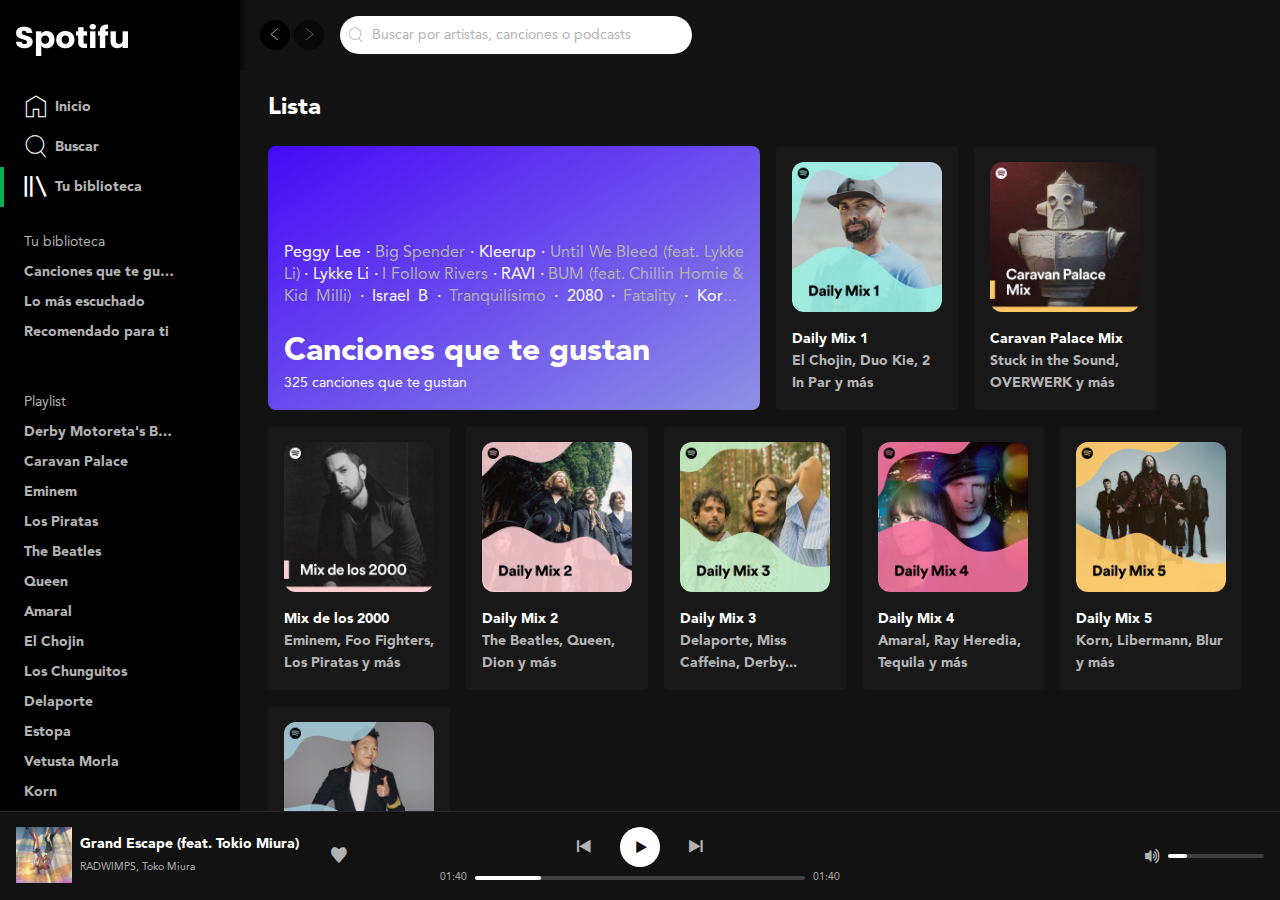
<file: library.html>
<!DOCTYPE html>
<html lang="en">
<head>
    <meta charset="UTF-8">
    <meta http-equiv="X-UA-Compatible" content="IE=edge">
    <meta name="viewport" content="width=device-width, initial-scale=1.0">
    <title>Spotifu</title>
    <link rel="stylesheet" href="./css/index.css">
    <meta property="og:title" content="Spotifu" />
    <meta property="og:type" content="website" />
    <link rel="apple-touch-icon" sizes="57x57" href="./favicon/apple-icon-57x57.png">
    <link rel="apple-touch-icon" sizes="60x60" href="./favicon/apple-icon-60x60.png">
    <link rel="apple-touch-icon" sizes="72x72" href="./favicon/apple-icon-72x72.png">
    <link rel="apple-touch-icon" sizes="76x76" href="./favicon/apple-icon-76x76.png">
    <link rel="apple-touch-icon" sizes="114x114" href="./favicon/apple-icon-114x114.png">
    <link rel="apple-touch-icon" sizes="120x120" href="./favicon/apple-icon-120x120.png">
    <link rel="apple-touch-icon" sizes="144x144" href="./favicon/apple-icon-144x144.png">
    <link rel="apple-touch-icon" sizes="152x152" href="./favicon/apple-icon-152x152.png">
    <link rel="apple-touch-icon" sizes="180x180" href="./favicon/apple-icon-180x180.png">
    <link rel="icon" type="image/png" sizes="192x192"  href="./favicon/android-icon-192x192.png">
    <link rel="icon" type="image/png" sizes="32x32" href="./favicon/favicon-32x32.png">
    <link rel="icon" type="image/png" sizes="96x96" href="./favicon/favicon-96x96.png">
    <link rel="icon" type="image/png" sizes="16x16" href="./favicon/favicon-16x16.png">
    <link rel="manifest" href="./favicon/manifest.json">
    <meta name="msapplication-TileColor" content="#ffffff">
    <meta name="msapplication-TileImage" content="./favicon/ms-icon-144x144.png">
    <meta name="theme-color" content="#ffffff">
    <script src="./js/javascript.js"></script>
</head>
<body class="body">
    <div class="layout">
        <div class="layout-block">
            <div class="layout-sidebar">
                <div class="sidebar">
                    <header class="logo" role="banner">
                        <a href="/" aria-current="page">
                            <img src="./images/spotifu-logo.png" height="32" width="112" alt="Logo de Spotifu">
                        </a>
                    </header>
                    <nav class="menu" aria-label="Principal">
                        <ul class="menu-list">
                            <li class="menuItem">
                                <a class="link" href="/" aria-current="page">
                                    <i class="icon-home" aria-hidden="true"></i>
                                    <span>Inicio</span>
                                </a>
                            </li>
                            <li class="menuItem">
                                <a class="link" href="./search.html">
                                    <i class="icon-search" aria-hidden="true"></i>
                                    <span>Buscar</span>
                                </a>
                            </li>
                            <li class="menuItem is-active">
                                <a class="link" href="./library.html">
                                    <i class="icon-library" aria-hidden="true"></i>
                                    <span>Tu biblioteca</span>
                                </a>
                            </li>
                        </ul>
                    </nav>
                    <nav class="list" aria-labelledby="library-navigation">
                        <h2 class="list-title" id="library-navigation">Tu biblioteca</h2>
                        <ul class="list-content">
                            <li class="list-item">
                                <span class="ellipsis">
                                    <a href="./favorite-songs.html" class="link">Canciones que te gustan</a>
                                </span>
                            </li>
                            <li class="list-item">
                                <a href="#lo-mas-escuchado" class="link">Lo más escuchado</a>
                            </li>
                            <li class="list-item">
                                <a href="#recomendado-para-ti" class="link">Recomendado para ti</a>
                            </li>
                        </ul>        
                    </nav>
                    <nav class="list" aria-labelledby="playlist-navigation">
                        <h2 class="list-title" id="playlist-navigation">Playlist</h2>
                        <ul class="list-content">
                            <li class="list-item">
                                <span class="ellipsis">
                                    <a href="#" class="link">Derby Motoreta's Burrito Kachimba</a>
                                </span>
                            </li>
                            <li class="list-item">
                                <span class="ellipsis">
                                    <a href="#" class="link">Caravan Palace</a>
                                </span>
                            </li>
                            <li class="list-item">
                                <a href="#" class="link">Eminem</a>
                            </li>
                            <li class="list-item">
                                <a href="#" class="link">Los Piratas</a>
                            </li>
                            <li class="list-item">
                                <a href="#" class="link">The Beatles</a>
                            </li>
                            <li class="list-item">
                                <a href="#" class="link">Queen</a>
                            </li>
                            <li class="list-item">
                                <a href="#" class="link">Amaral</a>
                            </li>
                            <li class="list-item">
                                <a href="#" class="link">El Chojin</a>
                            </li>
                            <li class="list-item">
                                <a href="#" class="link">Los Chunguitos</a>
                            </li>
                            </li>
                            <li class="list-item">
                                <a href="#" class="link">Delaporte</a>
                            </li>
                            <li class="list-item">
                                <a href="#" class="link">Estopa</a>
                            </li>
                            <li class="list-item">
                                <a href="#" class="link">Vetusta Morla</a>
                            </li>
                            <li class="list-item">
                                <a href="#" class="link">Korn</a>
                            </li>
                            <li class="list-item">
                                <a href="#" class="link">Queens of the Stone Age</a>
                            </li>
                            <li class="list-item">
                                <a href="#" class="link">Varry Brava</a>
                            </li>
                        </ul>
                    </nav>
                </div>
            </div>
            <div class="layout-main">
                <div class="page">  
                    <div class="sticky">    
                        <div class="page-block">            
                            <header class="header" aria-label="Barra superior y menú del usuario">   
                                <div class="navigation">
                                    <button class="navigation-prev is-pointer" onclick="goBack()" aria-label="Volver" title="Volver">                               
                                            <i class="icon-arrowLeft" aria-hidden="true"></i>                            
                                    </button>
                                    <button class="navigation-next" disabled aria-label="Avanzar" title="Avanzar">
                                        <i class="icon-arrowRight" aria-hidden="true"></i>
                                    </button>
                                </div>
                                
                                <form class="search" action="" role="search" aria-label="Buscar por artistas, canciones o podcasts">
                                    <i class="icon-search" aria-hidden="true"></i>
                                    <input type="search" placeholder="Buscar por artistas, canciones o podcasts">
                    
                                </form>
                            </header>
                        </div>
                    </div>
                    <section class="playlistList" aria-labelledby="region2">
                        <div id="escuchado-recientemente" class="playlistList-top">
                            <h2 class="playlistList-title" id="region2">
                                Lista
                            </h2>
                        </div>
                        
                        <div class="library-list" >
                            <div class="favorite-songs-container">
                                <div class="favorite-songs">
                                    <div class="artist-song-container">
                                        <div class="artist-song">
                                            <span class="">Peggy Lee</span>
                                            <span>Big Spender</span>
                                            <span>Kleerup</span>
                                            <span>Until We Bleed (feat. Lykke Li)</span>
                                            <span>Lykke Li</span>
                                            <span>I Follow Rivers</span>
                                            <span>RAVI</span>
                                            <span>BUM (feat. Chillin Homie & Kid Milli)</span>
                                            <span>Israel B</span>
                                            <span>Tranquilísimo</span>
                                            <span>2080</span>
                                            <span>Fatality</span>
                                            <span>Korn</span>
                                            <span>Evolution</span>
                                        </div>
                                    </div>
                                    <div class="song-you-love">
                                        <h2>Canciones que te gustan</h2>
                                        <span>325 canciones que te gustan</span>
                                    </div>
                                </div>
                                <button class="buttonIcon is-primary" aria-label="Reproducir" title="Reproducir">
                                    <i class="icon-play" aria-hidden="true"></i>
                                </button>
                            </div>
                            <div class="playlistA">
                                <div class="playlistA-cover">
                                    <img src="./images/daily-mix-1.jpg" alt="Cover de la playlist Daily mix 1" height="150" width="150">
                                    <button class="buttonIcon is-primary" aria-label="Reproducir" title="Reproducir">
                                        <i class="icon-play" aria-hidden="true"></i>
                                    </button>
                                </div>
                                <h3 class="playlistA-title">Daily Mix 1</h3>
                                <h4 class="playlistA-description">El Chojin, Duo Kie, 2 In Par y más</h3>
                            </div>
                            <div class="playlistA">
                                <div class="playlistA-cover">
                                    <img src="./images/caravan-palace-mix.jpg" alt="Cover de la playlist Caravan Palace Mix" height="150" width="150">
                                    <button class="buttonIcon is-primary" aria-label="Reproducir" title="Reproducir">
                                        <i class="icon-play" aria-hidden="true"></i>
                                    </button>
                                </div>
                                <h3 class="playlistA-title">Caravan Palace Mix</h3>
                                <h4 class="playlistA-description">Stuck in the Sound, OVERWERK y más</h3>
                            </div>
                            <div class="playlistA">
                                <div class="playlistA-cover">
                                    <img src="./images/mix-2000.jpg" alt="Cover de la playlist Mix de los 2000" height="150" width="150">
                                    <button class="buttonIcon is-primary" aria-label="Reproducir" title="Reproducir">
                                        <i class="icon-play" aria-hidden="true"></i>
                                    </button>
                                </div>
                                <h3 class="playlistA-title">Mix de los 2000</h3>
                                <h4 class="playlistA-description">Eminem, Foo Fighters, Los Piratas y más</h3>
                            </div>
                            <div class="playlistA">
                                <div class="playlistA-cover">
                                    <img src="./images/daily-mix-2.jpg" alt="Cover de la playlist Daily mix 2" height="150" width="150">
                                    <button class="buttonIcon is-primary" aria-label="Reproducir" title="Reproducir">
                                        <i class="icon-play" aria-hidden="true"></i>
                                    </button>
                                </div>
                                <h3 class="playlistA-title">Daily Mix 2</h3>
                                <h4 class="playlistA-description">The Beatles, Queen, Dion y más</h3>
                            </div>
                            <div class="playlistA">
                                <div class="playlistA-cover">
                                    <img src="./images/daily-mix-3.jpg" alt="Cover de la playlist Daily mix 3" height="150" width="150">
                                    <button class="buttonIcon is-primary" aria-label="Reproducir" title="Reproducir">
                                        <i class="icon-play" aria-hidden="true"></i>
                                    </button>
                                </div>
                                <h3 class="playlistA-title">Daily Mix 3</h3>
                                <h4 class="playlistA-description">Delaporte, Miss Caffeina, Derby...</h3>
                            </div>
                            <div class="playlistA">
                                <div class="playlistA-cover">
                                    <img src="./images/daily-mix-4.jpg" alt="Cover de la playlist Daily mix 4" height="150" width="150">
                                    <button class="buttonIcon is-primary" aria-label="Reproducir" title="Reproducir">
                                        <i class="icon-play" aria-hidden="true"></i>
                                    </button>
                                </div>
                                <h3 class="playlistA-title">Daily Mix 4</h3>
                                <h4 class="playlistA-description">Amaral, Ray Heredia, Tequila y más</h3>
                            </div>
                            <div class="playlistA">
                                <div class="playlistA-cover">
                                    <img src="./images/daily-mix-5.jpg" alt="Cover de la playlist Daily mix 5" height="150" width="150">
                                    <button class="buttonIcon is-primary" aria-label="Reproducir" title="Reproducir">
                                        <i class="icon-play" aria-hidden="true"></i>
                                    </button>
                                </div>
                                <h3 class="playlistA-title">Daily Mix 5</h3>
                                <h4 class="playlistA-description">Korn, Libermann, Blur y más</h3>
                            </div>
                            <div class="playlistA">
                                <div class="playlistA-cover">
                                    <img src="./images/daily-mix-6.jpg" alt="Cover de la playlist Daily mix 6" height="150" width="150">
                                    <button class="buttonIcon is-primary" aria-label="Reproducir" title="Reproducir">
                                        <i class="icon-play" aria-hidden="true"></i>
                                    </button>
                                </div>
                                <h3 class="playlistA-title">Daily Mix 6</h3>
                                <h4 class="playlistA-description">PSY, Balming Tiger, RAVI y más</h3>
                            </div>
                        </div>
                    </section>
                    <main class="page-block">
                        
                    </main>
                </div>
            </div>
        </div>

        <div class="layout-block">
            <footer class="layout-bottom">
                <div class="player">
                    <div class="player-nowPlaying">
                        <div class="nowPlaying">
                            <div class="nowPlaying-cover">
                                <img src="./images/grand-scape.png" alt="Portada Grand Escape (feat. Tokio Miura) de RADWIMPS, Toko Miura" height="56" width="56" title="Portada Grand Escape (feat. Tokio Miura) de RADWIMPS, Toko Miura">
                            </div>
                            <div class="nowPlaying-details">
                                <div class="nowPlaying-description">
                                    <a class="nowPlaying-title" href="#song">Grand Escape (feat. Tokio Miura)</a>
                                    <a class="nowPlaying-artist" href="#RADWIMS">RADWIMPS, Toko Miura</a>
                                </div>
                                <div class="nowPlaying-actions">
                                    <button aria-describedby="icon-heart" role="switch" aria-checked="false" aria-label="Guardar en tu biblioteca" title="Guardar en tu biblioteca" class="player-control">
                                        <i class="icon-heart" id="icon-heart" aria-hidden="true" ></i>
                                    </button>               
                                </div>            
                            </div>
                            <i class=""></i>
                        </div>
                    </div>
        
                    <div class="player-playerControls">
                        <div class="playerControls">
                            <div class="playerControls-buttons" aria-label="Controles de reproducción">
                                <button class="buttonIcon" aria-label="Anterior" title="Anterior">
                                    <i class="icon-prev" aria-hidden="true"></i>
                                </button>
                            
                                <button class="buttonIcon is-white" aria-label="Reproducir" title="Reproducir">
                                    <i class="icon-play" aria-hidden="true"></i>
                                </button>
                            
                                <button class="buttonIcon" aria-label="Siguiente" title="Siguiente">
                                    <i class="icon-next" aria-hidden="true"></i>
                                </button>
                            </div>
                            <div class="playerPlayback">
                                <span class="playerPlayback-progressTime">01:40</span>
                                <div class="playerPlayback-slider">
                                    <div class="slider">
                                        <div class="slider-progress">
                                            <button class="slider-button" aria-label="Controlar el progreso de la reproducción"></button>
                                        </div>
                                    </div>
                                </div>            
                                <span class="playerPlayback-progressTime">01:40</span>
                            </div>
                        </div>
                    </div>
                
                    <div class="player-playerVolume">
                        <div class="playerVolume">
                            <button aria-describedby="volumen-icon" aria-label="Silenciar" class="player-control">
                                <i class="icon-volumeUp" id="volumen-icon" role="button" aria-label="Volumen alto" ></i>
                            </button>
                            <div class="playerVolume-slider">
                                <div class="slider">
                                    <div class="slider-progress">
                                        <button class="slider-button" aria-label="Controlar el progreso de la reproducción"></button>
                                    </div>
                                </div>
                            </div>
                        </div>
                    </div>
                </div>
            </footer>
        </div>
         
    </div>
</body>

</html>
</file>
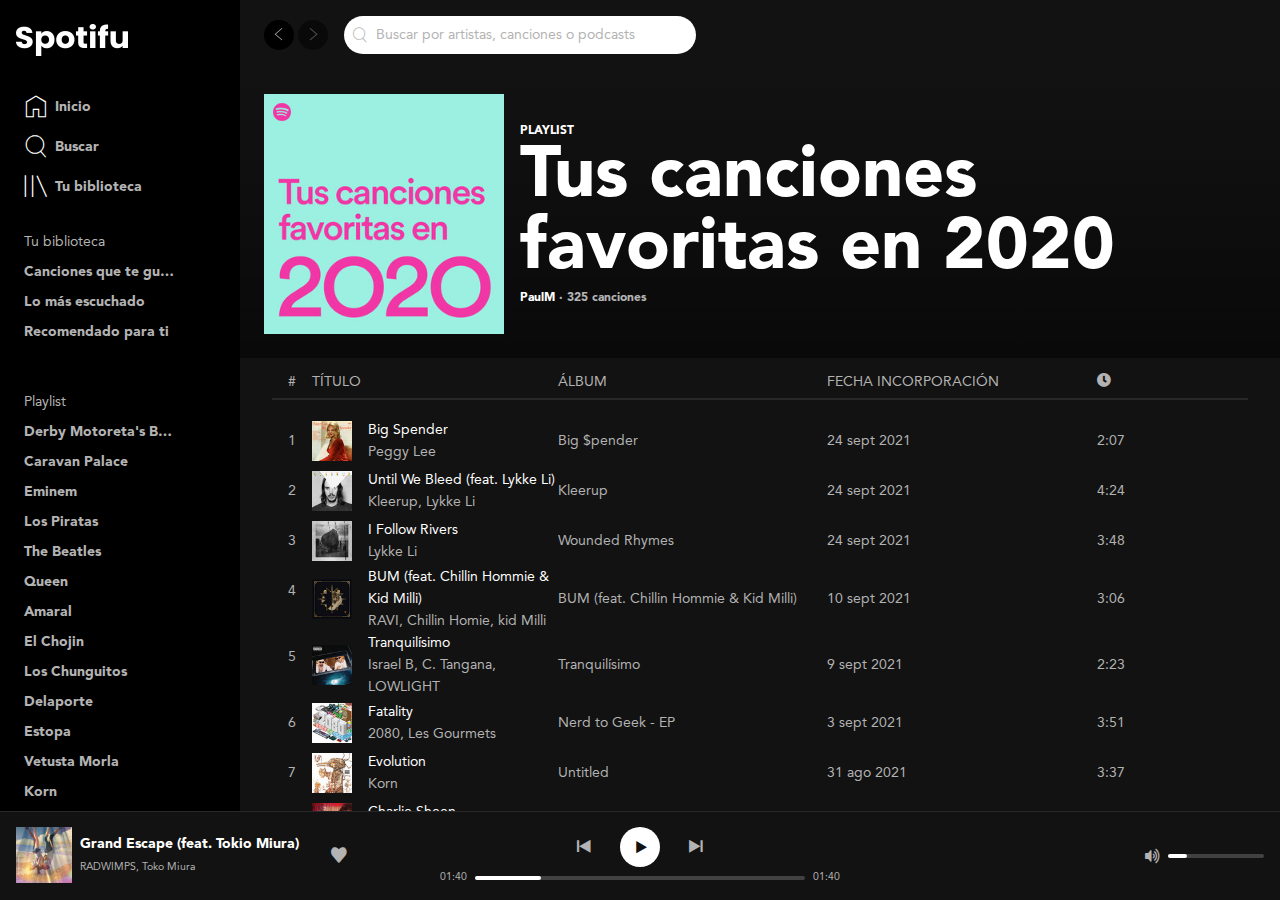
<file: playlist.html>
<!DOCTYPE html>
<html lang="en">
<head>
    <meta charset="UTF-8">
    <meta http-equiv="X-UA-Compatible" content="IE=edge">
    <meta name="viewport" content="width=device-width, initial-scale=1.0">
    <title>Spotifu</title>
    <link rel="stylesheet" href="./css/index.css">
    <meta property="og:title" content="Spotifu" />
    <meta property="og:type" content="website" />
    <link rel="apple-touch-icon" sizes="57x57" href="./favicon/apple-icon-57x57.png">
    <link rel="apple-touch-icon" sizes="60x60" href="./favicon/apple-icon-60x60.png">
    <link rel="apple-touch-icon" sizes="72x72" href="./favicon/apple-icon-72x72.png">
    <link rel="apple-touch-icon" sizes="76x76" href="./favicon/apple-icon-76x76.png">
    <link rel="apple-touch-icon" sizes="114x114" href="./favicon/apple-icon-114x114.png">
    <link rel="apple-touch-icon" sizes="120x120" href="./favicon/apple-icon-120x120.png">
    <link rel="apple-touch-icon" sizes="144x144" href="./favicon/apple-icon-144x144.png">
    <link rel="apple-touch-icon" sizes="152x152" href="./favicon/apple-icon-152x152.png">
    <link rel="apple-touch-icon" sizes="180x180" href="./favicon/apple-icon-180x180.png">
    <link rel="icon" type="image/png" sizes="192x192"  href="./favicon/android-icon-192x192.png">
    <link rel="icon" type="image/png" sizes="32x32" href="./favicon/favicon-32x32.png">
    <link rel="icon" type="image/png" sizes="96x96" href="./favicon/favicon-96x96.png">
    <link rel="icon" type="image/png" sizes="16x16" href="./favicon/favicon-16x16.png">
    <link rel="manifest" href="./favicon/manifest.json">
    <meta name="msapplication-TileColor" content="#ffffff">
    <meta name="msapplication-TileImage" content="./favicon/ms-icon-144x144.png">
    <meta name="theme-color" content="#ffffff">
    <script src="./js/javascript.js"></script>
</head>
<body class="body">
    <div class="layout">
        <div class="layout-block">
            <div class="layout-sidebar">
                <div class="sidebar">
                    <header class="logo" role="banner">
                        <a href="/" aria-current="page">
                            <img src="./images/spotifu-logo.png" height="32" width="112" alt="Logo de Spotifu">
                        </a>
                    </header>
                    <nav class="menu" aria-label="Principal">
                        <ul class="menu-list">
                            <li class="menuItem">
                                <a class="link" href="./index.html" aria-current="page">
                                    <i class="icon-home" aria-hidden="true"></i>
                                    <span>Inicio</span>
                                </a>
                            </li>
                            <li class="menuItem">
                                <a class="link" href="./search.html">
                                    <i class="icon-search" aria-hidden="true"></i>
                                    <span>Buscar</span>
                                </a>
                            </li>
                            <li class="menuItem">
                                <a class="link" href="./library.html">
                                    <i class="icon-library" aria-hidden="true"></i>
                                    <span>Tu biblioteca</span>
                                </a>
                            </li>
                            
                        </ul>
                    </nav>
                    <nav class="list" aria-labelledby="library-navigation">
                        <h2 class="list-title" id="library-navigation">Tu biblioteca</h2>
                        <ul class="list-content">
                            <li class="list-item">
                                <span class="ellipsis">
                                    <a href="./favorite-songs.html" class="link">Canciones que te gustan</a>
                                </span>
                            </li>
                            <li class="list-item">
                                <a href="./favorite-songs.html" class="link">Lo más escuchado</a>
                            </li>
                            <li class="list-item">
                                <a href="./favorite-songs.html" class="link">Recomendado para ti</a>
                            </li>
                        </ul>        
                    </nav>
                    <nav class="list" aria-labelledby="playlist-navigation">
                        <h2 class="list-title" id="playlist-navigation">Playlist</h2>
                        <ul class="list-content">
                            <li class="list-item">
                                <span class="ellipsis">
                                    <a href="./playlist.html" class="link">Derby Motoreta's Burrito Kachimba</a>
                                </span>
                            </li>
                            <li class="list-item">
                                <span class="ellipsis">
                                    <a href="./playlist.html" class="link">Caravan Palace</a>
                                </span>
                            </li>
                            <li class="list-item">
                                <a href="./playlist.html" class="link">Eminem</a>
                            </li>
                            <li class="list-item">
                                <a href="./playlist.html" class="link">Los Piratas</a>
                            </li>
                            <li class="list-item">
                                <a href="./playlist.html" class="link">The Beatles</a>
                            </li>
                            <li class="list-item">
                                <a href="./playlist.html" class="link">Queen</a>
                            </li>
                            <li class="list-item">
                                <a href="./playlist.html" class="link">Amaral</a>
                            </li>
                            <li class="list-item">
                                <a href="./playlist.html" class="link">El Chojin</a>
                            </li>
                            <li class="list-item">
                                <a href="./playlist.html" class="link">Los Chunguitos</a>
                            </li>
                            </li>
                            <li class="list-item">
                                <a href="./playlist.html" class="link">Delaporte</a>
                            </li>
                            <li class="list-item">
                                <a href="./playlist.html" class="link">Estopa</a>
                            </li>
                            <li class="list-item">
                                <a href="./playlist.html" class="link">Vetusta Morla</a>
                            </li>
                            <li class="list-item">
                                <a href="./playlist.html" class="link">Korn</a>
                            </li>
                            <li class="list-item">
                                <a href="./playlist.html" class="link">Queens of the Stone Age</a>
                            </li>
                            <li class="list-item">
                                <a href="./playlist.html" class="link">Varry Brava</a>
                            </li>
                        </ul>
                    </nav>
                </div>
            </div>
            <div class="layout-main">
                <div class=""> 
                    <div class="sticky">    
                        <div class="page-block">            
                            <header class="header" aria-label="Barra superior y menú del usuario">   
                                <div class="navigation">
                                    <button class="navigation-prev is-pointer" onclick="goBack()" aria-label="Volver" title="Volver">
                                        <i class="icon-arrowLeft" aria-hidden="true"></i>
                                    </button>
                                    <button class="navigation-next" disabled aria-label="Avanzar" title="Avanzar">
                                        <i class="icon-arrowRight" aria-hidden="true"></i>
                                    </button>
                                </div>
                                
                                <form class="search" action="" role="search" aria-label="Buscar por artistas, canciones o podcasts">
                                    <i class="icon-search" aria-hidden="true"></i>
                                    <input type="search" placeholder="Buscar por artistas, canciones o podcasts">
                    
                                </form>
                            </header>
                        </div>
                    </div>
                    <div class="favorite-header-container-2020">
                        <div class="favorite-header">
                            <div class="title-container">                            
                                <div class="favorite-header-image">
                                    <img src="./images/library/favorite.jpg" alt="Favorite image" height="240px" width="240px">
                                </div>
                                <div class="favorite-header-title">
                                    <h2>PLAYLIST</h2>
                                    <h1>Tus canciones favoritas en 2020</h1>
                                    <div>
                                        <span class="is-white-text">PaulM</span>
                                        <span>· 325 canciones</span>
                                    </div>
                                </div>
                            </div>
                        </div>
                    </div> 
                    <main class="page-block"> 
                        <div class="song-list-container-2020">                       
                            <div class="song-list">
                                <div class="song-list-header">
                                    <div class="song-list-title">
                                        <span>#</span>
                                        <p>TÍTULO</p>
                                    </div>
                                    <p>ÁLBUM</p>
                                    <p>FECHA INCORPORACIÓN</p>
                                    <span><i class="icon-clock"></i></span>
                                </div>
                                <div class="song-list-body">
                                    <div class="song-card">
                                        <div class="song-card-title">
                                            <p>1</p>
                                            <div class="song-artist-card">
                                                <img src="./images/minis/peggy-lee-big-spender.jpg" height="40" width="40" alt="Big Spender image">
                                                <div class="song-artist-text">
                                                    <span>Big Spender</span>
                                                    <span>Peggy Lee</span>
                                                </div>
                                            </div>
                                        </div>
                                        <div class="album">
                                            <span>Big $pender</span>                                        
                                        </div>
                                        <div class="song-date">
                                            <span>24 sept 2021</span>                                        
                                        </div>
                                        <div class="song-duration">
                                            <span>2:07</span>
                                        </div>
                                    </div>

                                    <div class="song-card">
                                        <div class="song-card-title">
                                            <p>2</p>
                                            <div class="song-artist-card">
                                                <img src="./images/minis/until-we-bleed.jpg" height="40" width="40" alt="Until we bleed image">
                                                <div class="song-artist-text">
                                                    <span>Until We Bleed (feat. Lykke Li)</span>
                                                    <span>Kleerup, Lykke Li</span>
                                                </div>
                                            </div>
                                        </div>
                                        <div class="album">
                                            <span>Kleerup</span>                                        
                                        </div>
                                        <div class="song-date">
                                            <span>24 sept 2021</span>                                        
                                        </div>
                                        <div class="song-duration">
                                            <span>4:24</span>
                                        </div>
                                    </div>
                                    <div class="song-card">
                                        <div class="song-card-title">
                                            <p>3</p>
                                            <div class="song-artist-card">
                                                <img src="./images/minis/i-follow.jpg" height="40" width="40" alt="I Follow Rivers image">
                                                <div class="song-artist-text">
                                                    <span>I Follow Rivers</span>
                                                    <span>Lykke Li</span>
                                                </div>
                                            </div>
                                        </div>
                                        <div class="album">
                                            <span>Wounded Rhymes</span>                                        
                                        </div>
                                        <div class="song-date">
                                            <span>24 sept 2021</span>                                        
                                        </div>
                                        <div class="song-duration">
                                            <span>3:48</span>
                                        </div>
                                    </div>
                                    <div class="song-card">
                                        <div class="song-card-title">
                                            <p>4</p>
                                            <div class="song-artist-card">
                                                <img src="./images/minis/bum.jpg" height="40" width="40" alt="BUM image">
                                                <div class="song-artist-text">
                                                    <span>BUM (feat. Chillin Hommie & Kid Milli)</span>
                                                    <span>RAVI, Chillin Homie, kid Milli</span>
                                                </div>
                                            </div>
                                        </div>
                                        <div class="album">
                                            <span>BUM (feat. Chillin Hommie & Kid Milli)</span>                                        
                                        </div>
                                        <div class="song-date">
                                            <span>10 sept 2021</span>                                        
                                        </div>
                                        <div class="song-duration">
                                            <span>3:06</span>
                                        </div>
                                    </div>
                                    <div class="song-card">
                                        <div class="song-card-title">
                                            <p>5</p>
                                            <div class="song-artist-card">
                                                <img src="./images/minis/tranquilisimo.jpg" height="40" width="40" alt="Tranquilísimo image">
                                                <div class="song-artist-text">
                                                    <span>Tranquilísimo</span>
                                                    <span>Israel B, C. Tangana, LOWLIGHT</span>
                                                </div>
                                            </div>
                                        </div>
                                        <div class="album">
                                            <span>Tranquilísimo</span>                                        
                                        </div>
                                        <div class="song-date">
                                            <span>9 sept 2021</span>                                        
                                        </div>
                                        <div class="song-duration">
                                            <span>2:23</span>
                                        </div>                                    
                                    </div>
                                    <div class="song-card">
                                        <div class="song-card-title">
                                            <p>6</p>
                                            <div class="song-artist-card">
                                                <img src="./images/minis/fatality.jpg" height="40" width="40" alt="Fatality image">
                                                <div class="song-artist-text">
                                                    <span>Fatality</span>
                                                    <span>2080, Les Gourmets</span>
                                                </div>
                                            </div>
                                        </div>
                                        <div class="album">
                                            <span>Nerd to Geek - EP</span>                                        
                                        </div>
                                        <div class="song-date">
                                            <span>3 sept 2021</span>                                        
                                        </div>
                                        <div class="song-duration">
                                            <span>3:51</span>
                                        </div>
                                    </div>
                                    <div class="song-card">
                                        <div class="song-card-title">
                                            <p>7</p>
                                            <div class="song-artist-card">
                                                <img src="./images/minis/evolution.jpg" height="40" width="40" alt="Evolution image">
                                                <div class="song-artist-text">
                                                    <span>Evolution</span>
                                                    <span>Korn</span>
                                                </div>
                                            </div>
                                        </div>
                                        <div class="album">
                                            <span>Untitled</span>                                        
                                        </div>
                                        <div class="song-date">
                                            <span>31 ago 2021</span>                                        
                                        </div>
                                        <div class="song-duration">
                                            <span>3:37</span>
                                        </div>
                                    </div>
                                    <div class="song-card">
                                        <div class="song-card-title">
                                            <p>8</p>
                                            <div class="song-artist-card">
                                                <img src="./images/minis/charlie-sheen.jpg" height="40" width="40" alt="Charlie Sheen">
                                                <div class="song-artist-text">
                                                    <span>Charlie Sheen</span>
                                                    <span>Duo Kie</span>
                                                </div>
                                            </div>
                                        </div>
                                        <div class="album">
                                            <span>Inferno</span>                                        
                                        </div>
                                        <div class="song-date">
                                            <span>30 ago 2021</span>                                        
                                        </div>
                                        <div class="song-duration">
                                            <span>3:24</span>
                                        </div>
                                    </div>
                                    <div class="song-card">
                                        <div class="song-card-title">
                                            <p>9</p>
                                            <div class="song-artist-card">
                                                <img src="./images/minis/canon.jpg" height="40" width="40" alt="Canon image">
                                                <div class="song-artist-text">
                                                    <span>Canon</span>
                                                    <span>OVERWERK</span>
                                                </div>
                                            </div>
                                        </div>
                                        <div class="album">
                                            <span>Canon</span>                                        
                                        </div>
                                        <div class="song-date">
                                            <span>27 ago 2021</span>                                        
                                        </div>
                                        <div class="song-duration">
                                            <span>4:58</span>
                                        </div>
                                    </div>
                                    <div class="song-card">
                                        <div class="song-card-title">
                                            <p>10</p>
                                            <div class="song-artist-card">
                                                <img src="./images/minis/supersonics.jpg" height="40" width="40" alt="Supersonics image">
                                                <div class="song-artist-text">
                                                    <span>Supersonics (Out Come the Freaks Edit)</span>
                                                    <span>2080, Les Gourmets</span>
                                                </div>
                                            </div>
                                        </div>
                                        <div class="album">
                                            <span>Supersonics (Out Come the Freaks Edit)</span>                                        
                                        </div>
                                        <div class="song-date">
                                            <span>27 ago 2021</span>                                        
                                        </div>
                                        <div class="song-duration">
                                            <span>2:53</span>
                                        </div>
                                    </div>
                                    <div class="song-card">
                                        <div class="song-card-title">
                                            <p>11</p>
                                            <div class="song-artist-card">
                                                <img src="./images/minis/pure-90.jpg" height="40" width="40" alt="Pure 90 image">
                                                <div class="song-artist-text">
                                                    <span>Pure 90 (Rapping Queen)</span>
                                                    <span>Shaka Ponk, Cypress Hill</span>
                                                </div>
                                            </div>
                                        </div>
                                        <div class="album">
                                            <span>Apelogies</span>                                        
                                        </div>
                                        <div class="song-date">
                                            <span>23 ago 2021</span>                                        
                                        </div>
                                        <div class="song-duration">
                                            <span>4:36</span>
                                        </div>
                                    </div>
                                    <div class="song-card">
                                        <div class="song-card-title">
                                            <p>12</p>
                                            <div class="song-artist-card">
                                                <img src="./images/minis/panda.jpg" height="40" width="40" alt="Panda image">
                                                <div class="song-artist-text">
                                                    <span>Panda</span>
                                                    <span>Desiigner</span>
                                                </div>
                                            </div>
                                        </div>
                                        <div class="album">
                                            <span>Panda</span>                                        
                                        </div>
                                        <div class="song-date">
                                            <span>12 ago 2021</span>                                        
                                        </div>
                                        <div class="song-duration">
                                            <span>4:07</span>
                                        </div>
                                    </div>
                                    <div class="song-card">
                                        <div class="song-card-title">
                                            <p>13</p>
                                            <div class="song-artist-card">
                                                <img src="./images/minis/jesucristo.jpg" height="40" width="40" alt="Jesucristo García">
                                                <div class="song-artist-text">
                                                    <span>Jesucristo Garc-ia</span>
                                                    <span>Extremoduro</span>
                                                </div>
                                            </div>
                                        </div>
                                        <div class="album">
                                            <span>Rock Transgresivo</span>                                        
                                        </div>
                                        <div class="song-date">
                                            <span>30 jul 2021</span>                                        
                                        </div>
                                        <div class="song-duration">
                                            <span>4:50</span>
                                        </div>
                                    </div>
                                    <div class="song-card">
                                        <div class="song-card-title">
                                            <p>14</p>
                                            <div class="song-artist-card">
                                                <img src="./images/minis/natural.jpg" height="40" width="40" alt="Natural image">
                                                <div class="song-artist-text">
                                                    <span>Natural</span>
                                                    <span>Imagine Dragons</span>
                                                </div>
                                            </div>
                                        </div>
                                        <div class="album">
                                            <span>Origins (Deluxe)</span>                                        
                                        </div>
                                        <div class="song-date">
                                            <span>28 jul 2021</span>                                        
                                        </div>
                                        <div class="song-duration">
                                            <span>3:09</span>
                                        </div>
                                    </div>
                                    <div class="song-card">
                                        <div class="song-card-title">
                                            <p>15</p>
                                            <div class="song-artist-card">
                                                <img src="./images/minis/iron.jpg" height="40" width="40" alt="Iron image">
                                                <div class="song-artist-text">
                                                    <span>Iron</span>
                                                    <span>Woodkid</span>
                                                </div>
                                            </div>
                                        </div>
                                        <div class="album">
                                            <span>The Golden Age</span>                                        
                                        </div>
                                        <div class="song-date">
                                            <span>12 jul 2021</span>                                        
                                        </div>
                                        <div class="song-duration">
                                            <span>3:21</span>
                                        </div>
                                    </div>
                                    <div class="song-card">
                                        <div class="song-card-title">
                                            <p>16</p>
                                            <div class="song-artist-card">
                                                <img src="./images/minis/delta.jpg" height="40" width="40" alt="Delta image">
                                                <div class="song-artist-text">
                                                    <span>Delta</span>
                                                    <span>C2C</span>
                                                </div>
                                            </div>
                                        </div>
                                        <div class="album">
                                            <span>Tetra</span>                                        
                                        </div>
                                        <div class="song-date">
                                            <span>12 jul 2021</span>                                        
                                        </div>
                                        <div class="song-duration">
                                            <span>4:12</span>
                                        </div>
                                    </div>
                                    <div class="song-card">
                                        <div class="song-card-title">
                                            <p>17</p>
                                            <div class="song-artist-card">
                                                <img src="./images/minis/twisted-transistor.jpg" height="40" width="40" alt="Twisted transistor">
                                                <div class="song-artist-text">
                                                    <span>Twisted Transistor</span>
                                                    <span>Korn</span>
                                                </div>
                                            </div>
                                        </div>
                                        <div class="album">
                                            <span>See You On The Other Side</span>                                        
                                        </div>
                                        <div class="song-date">
                                            <span>28 jun 2021</span>                                        
                                        </div>
                                        <div class="song-duration">
                                            <span>3:08</span>
                                        </div>
                                    </div>
                                </div>
                            </div>
                        </div>
                    </main>
                </div>
            </div>
        </div>

        <div class="layout-block">
            <footer class="layout-bottom">
                <div class="player">
                    <div class="player-nowPlaying">
                        <div class="nowPlaying">
                            <div class="nowPlaying-cover">
                                <img src="./images/grand-scape.png" alt="Portada Grand Escape (feat. Tokio Miura) de RADWIMPS, Toko Miura" height="56" width="56" title="Portada Grand Escape (feat. Tokio Miura) de RADWIMPS, Toko Miura">
                            </div>
                            <div class="nowPlaying-details">
                                <div class="nowPlaying-description">
                                    <a class="nowPlaying-title" href="#song">Grand Escape (feat. Tokio Miura)</a>
                                    <a class="nowPlaying-artist" href="#RADWIMS">RADWIMPS, Toko Miura</a>
                                </div>
                                <div class="nowPlaying-actions">
                                    <button aria-describedby="icon-heart" role="switch" aria-checked="false" aria-label="Guardar en tu biblioteca" title="Guardar en tu biblioteca" class="player-control">
                                        <i class="icon-heart" id="icon-heart" aria-hidden="true" ></i>
                                    </button>               
                                </div>            
                            </div>
                            <i class=""></i>
                        </div>
                    </div>
        
                    <div class="player-playerControls">
                        <div class="playerControls">
                            <div class="playerControls-buttons" aria-label="Controles de reproducción">
                                <button class="buttonIcon" aria-label="Anterior" title="Anterior">
                                    <i class="icon-prev" aria-hidden="true"></i>
                                </button>
                            
                                <button class="buttonIcon is-white" aria-label="Reproducir" title="Reproducir">
                                    <i class="icon-play" aria-hidden="true"></i>
                                </button>
                            
                                <button class="buttonIcon" aria-label="Siguiente" title="Siguiente">
                                    <i class="icon-next" aria-hidden="true"></i>
                                </button>
                            </div>
                            <div class="playerPlayback">
                                <span class="playerPlayback-progressTime">01:40</span>
                                <div class="playerPlayback-slider">
                                    <div class="slider">
                                        <div class="slider-progress">
                                            <button class="slider-button" aria-label="Controlar el progreso de la reproducción"></button>
                                        </div>
                                    </div>
                                </div>            
                                <span class="playerPlayback-progressTime">01:40</span>
                            </div>
                        </div>
                    </div>
                
                    <div class="player-playerVolume">
                        <div class="playerVolume">
                            <button aria-describedby="volumen-icon" aria-label="Silenciar" class="player-control">
                                <i class="icon-volumeUp" id="volumen-icon" role="button" aria-label="Volumen alto" ></i>
                            </button>
                            <div class="playerVolume-slider">
                                <div class="slider">
                                    <div class="slider-progress">
                                        <button class="slider-button" aria-label="Controlar el progreso de la reproducción"></button>
                                    </div>
                                </div>
                            </div>
                        </div>
                    </div>
                </div>
            </footer>
        </div>
         
    </div>
</body>

</html>
</file>
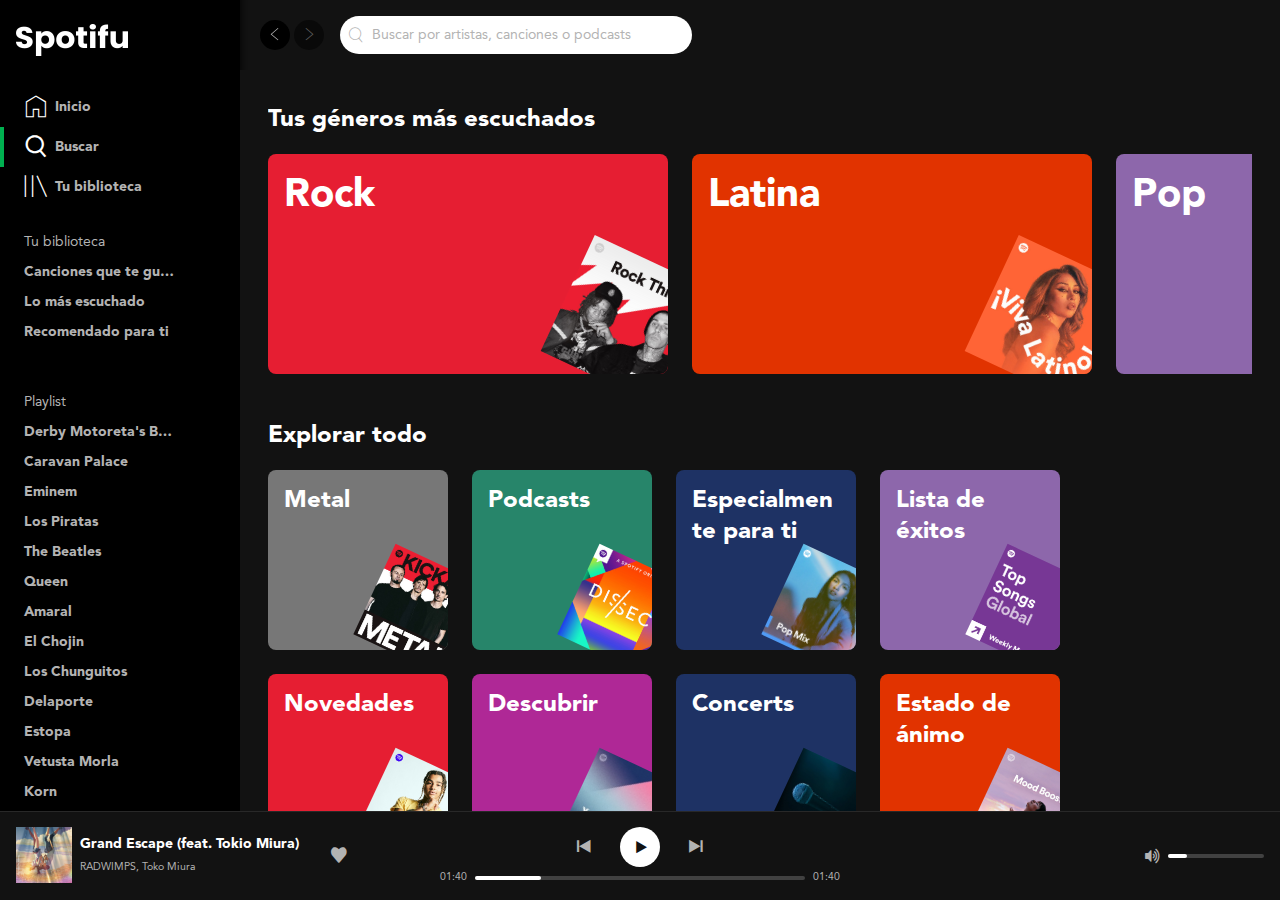
<file: search.html>
<!DOCTYPE html>
<html lang="en">
<head>
    <meta charset="UTF-8">
    <meta http-equiv="X-UA-Compatible" content="IE=edge">
    <meta name="viewport" content="width=device-width, initial-scale=1.0">
    <title>Spotifu</title>
    <link rel="stylesheet" href="./css/index.css">
    <meta property="og:title" content="Spotifu" />
    <meta property="og:type" content="website" />
    <link rel="apple-touch-icon" sizes="57x57" href="./favicon/apple-icon-57x57.png">
    <link rel="apple-touch-icon" sizes="60x60" href="./favicon/apple-icon-60x60.png">
    <link rel="apple-touch-icon" sizes="72x72" href="./favicon/apple-icon-72x72.png">
    <link rel="apple-touch-icon" sizes="76x76" href="./favicon/apple-icon-76x76.png">
    <link rel="apple-touch-icon" sizes="114x114" href="./favicon/apple-icon-114x114.png">
    <link rel="apple-touch-icon" sizes="120x120" href="./favicon/apple-icon-120x120.png">
    <link rel="apple-touch-icon" sizes="144x144" href="./favicon/apple-icon-144x144.png">
    <link rel="apple-touch-icon" sizes="152x152" href="./favicon/apple-icon-152x152.png">
    <link rel="apple-touch-icon" sizes="180x180" href="./favicon/apple-icon-180x180.png">
    <link rel="icon" type="image/png" sizes="192x192"  href="./favicon/android-icon-192x192.png">
    <link rel="icon" type="image/png" sizes="32x32" href="./favicon/favicon-32x32.png">
    <link rel="icon" type="image/png" sizes="96x96" href="./favicon/favicon-96x96.png">
    <link rel="icon" type="image/png" sizes="16x16" href="./favicon/favicon-16x16.png">
    <link rel="manifest" href="./favicon/manifest.json">
    <meta name="msapplication-TileColor" content="#ffffff">
    <meta name="msapplication-TileImage" content="./favicon/ms-icon-144x144.png">
    <meta name="theme-color" content="#ffffff">
    <script src="./js/javascript.js"></script>
</head>
<body class="body">
    <div class="layout">
        <div class="layout-block">
            <div class="layout-sidebar">
                <div class="sidebar">
                    <header class="logo" role="banner">
                        <a href="/" aria-current="page">
                            <img src="./images/spotifu-logo.png" height="32" width="112" alt="Logo de Spotifu">
                        </a>
                    </header>
                    <nav class="menu" aria-label="Principal">
                        <ul class="menu-list">
                            <li class="menuItem">
                                <a class="link" href="/" aria-current="page">
                                    <i class="icon-home" aria-hidden="true"></i>
                                    <span>Inicio</span>
                                </a>
                            </li>
                            <li class="menuItem is-active">
                                <a class="link" href="./search.html">
                                    <i class="icon-search" aria-hidden="true"></i>
                                    <span>Buscar</span>
                                </a>
                            </li>
                            <li class="menuItem">
                                <a class="link" href="./library.html">
                                    <i class="icon-library" aria-hidden="true"></i>
                                    <span>Tu biblioteca</span>
                                </a>
                            </li>
                            
                        </ul>
                    </nav>
                    <nav class="list" aria-labelledby="library-navigation">
                        <h2 class="list-title" id="library-navigation">Tu biblioteca</h2>
                        <ul class="list-content">
                            <li class="list-item">
                                <span class="ellipsis">
                                    <a href="./favorite-songs.html" class="link">Canciones que te gustan</a>
                                </span>
                            </li>
                            <li class="list-item">
                                <a href="#lo-mas-escuchado" class="link">Lo más escuchado</a>
                            </li>
                            <li class="list-item">
                                <a href="#recomendado-para-ti" class="link">Recomendado para ti</a>
                            </li>
                        </ul>        
                    </nav>
                    <nav class="list" aria-labelledby="playlist-navigation">
                        <h2 class="list-title" id="playlist-navigation">Playlist</h2>
                        <ul class="list-content">
                            <li class="list-item">
                                <span class="ellipsis">
                                    <a href="#" class="link">Derby Motoreta's Burrito Kachimba</a>
                                </span>
                            </li>
                            <li class="list-item">
                                <span class="ellipsis">
                                    <a href="#" class="link">Caravan Palace</a>
                                </span>
                            </li>
                            <li class="list-item">
                                <a href="#" class="link">Eminem</a>
                            </li>
                            <li class="list-item">
                                <a href="#" class="link">Los Piratas</a>
                            </li>
                            <li class="list-item">
                                <a href="#" class="link">The Beatles</a>
                            </li>
                            <li class="list-item">
                                <a href="#" class="link">Queen</a>
                            </li>
                            <li class="list-item">
                                <a href="#" class="link">Amaral</a>
                            </li>
                            <li class="list-item">
                                <a href="#" class="link">El Chojin</a>
                            </li>
                            <li class="list-item">
                                <a href="#" class="link">Los Chunguitos</a>
                            </li>
                            </li>
                            <li class="list-item">
                                <a href="#" class="link">Delaporte</a>
                            </li>
                            <li class="list-item">
                                <a href="#" class="link">Estopa</a>
                            </li>
                            <li class="list-item">
                                <a href="#" class="link">Vetusta Morla</a>
                            </li>
                            <li class="list-item">
                                <a href="#" class="link">Korn</a>
                            </li>
                            <li class="list-item">
                                <a href="#" class="link">Queens of the Stone Age</a>
                            </li>
                            <li class="list-item">
                                <a href="#" class="link">Varry Brava</a>
                            </li>
                        </ul>
                    </nav>
                </div>
            </div>
            <div class="layout-main">
                <div class="page">  
                    <div class="sticky">    
                        <div class="page-block">            
                            <header class="header" aria-label="Barra superior y menú del usuario">   
                                <div class="navigation">
                                    <button class="navigation-prev is-pointer" onclick="goBack()" aria-label="Volver" title="Volver">
                                        <i class="icon-arrowLeft" aria-hidden="true"></i>
                                    </button>
                                    <button class="navigation-next" disabled aria-label="Avanzar" title="Avanzar">
                                        <i class="icon-arrowRight" aria-hidden="true"></i>
                                    </button>
                                </div>
                                
                                <form class="search" action="" role="search" aria-label="Buscar por artistas, canciones o podcasts">
                                    <i class="icon-search" aria-hidden="true"></i>
                                    <input type="search" placeholder="Buscar por artistas, canciones o podcasts">
                    
                                </form>
                            </header>
                        </div>
                    </div>
                    <main class="page-block">
                        <section class="most-listened" aria-labelledby="most-listened">
                            <h2 class="search-title">Tus géneros más escuchados</h2>
                            <div class="most-listened-list">
                                <div class="most-listened-item is-red">
                                    <h3 class="most-listened-item-title">Rock</h3>
                                    <div class="search-item-box">
                                        <img src="./images/search/rock-this.jpg" height="128" width="128" alt="">
                                    </div>
                                    
                                </div>

                                <div class="most-listened-item is-orange">
                                    <h3 class="most-listened-item-title">Latina</h3>
                                    <div class="search-item-box">
                                        <img src="./images/search/viva-latino.jpg" height="128" width="128" alt="">
                                    </div>
                                    
                                </div>

                                <div class="most-listened-item is-purple">
                                    <h3 class="most-listened-item-title">Pop</h3>
                                    <div class="search-item-box">
                                        <img src="./images/search/pop.jpg" height="128" width="128" alt="">
                                    </div>
                                    
                                </div>

                                <div class="most-listened-item is-light-orange">
                                    <h3 class="most-listened-item-title">Hip Hop</h3>
                                    <div class="search-item-box">
                                        <img src="./images/search/hip-hop.jpg" height="128" width="128" alt="">
                                    </div>
                                    
                                </div>
                            </div>
                        </section>
                        <section class="explore">
                            <h2 class="search-title">Explorar todo</h2>
                            <div class="explore-list">
                                <div class="explore-list-item is-gray">
                                    <h3 class="explore-item-title">Metal</h3>
                                    <div class="search-item-box">
                                        <img src="./images/search/kickass-metal.jpg" height="100" width="100" alt="">
                                    </div>
                                </div>

                                <div class="explore-list-item is-green-blue">
                                    <h3 class="explore-item-title">Podcasts</h3>
                                    <div class="search-item-box">
                                        <img src="./images/search/dissect.jpg" height="100" width="100" alt="">
                                    </div>
                                </div>

                                <div class="explore-list-item is-dark-blue">
                                    <h3 class="explore-item-title">Especialmente para ti</h3>
                                    <div class="search-item-box">
                                        <img src="./images/search/pop-mix.png" height="100" width="100" alt="">
                                    </div>
                                </div>

                                <div class="explore-list-item is-purple">
                                    <h3 class="explore-item-title">Lista de éxitos</h3>
                                    <div class="search-item-box">
                                        <img src="./images/search/top-songs-global.jpg" height="100" width="100" alt="">
                                    </div>
                                </div>

                                <div class="explore-list-item is-red">
                                    <h3 class="explore-item-title">Novedades</h3>
                                    <div class="search-item-box">
                                        <img src="./images/search/friday.jpg" height="100" width="100" alt="">
                                    </div>
                                </div>

                                <div class="explore-list-item is-dark-purple">
                                    <h3 class="explore-item-title">Descubrir</h3>
                                    <div class="search-item-box">
                                        <img src="./images/search/your-discover-weekly.jpeg" height="100" width="100" alt="">
                                    </div>
                                </div>

                                <div class="explore-list-item is-dark-blue">
                                    <h3 class="explore-item-title">Concerts</h3>
                                    <div class="search-item-box">
                                        <img src="./images/search/microphone.jpg" height="100" width="100" alt="">
                                    </div>
                                </div>

                                <div class="explore-list-item is-orange">
                                    <h3 class="explore-item-title">Estado de ánimo</h3>
                                    <div class="search-item-box">
                                        <img src="./images/search/mood-booster.jpg" height="100" width="100" alt="">
                                    </div>
                                </div>

                                <div class="explore-list-item is-green-blue">
                                    <h3 class="explore-item-title">Lista de éxitos</h3>
                                    <div class="search-item-box">
                                        <img src="./images/search/flamenco.jpeg" height="100" width="100" alt="">
                                    </div>
                                </div>

                                <div class="explore-list-item is-blue">
                                    <h3 class="explore-item-title">Gaming</h3>
                                    <div class="search-item-box">
                                        <img src="./images/search/top-gaming-tracks.jpg" height="100" width="100" alt="">
                                    </div>
                                </div>

                                <div class="explore-list-item is-light-orange">
                                    <h3 class="explore-item-title">Instrumental</h3>
                                    <div class="search-item-box">
                                        <img src="./images/search/peaceful-guitar.jpg" height="100" width="100" alt="">
                                    </div>
                                </div>

                                <div class="explore-list-item is-green">
                                    <h3 class="explore-item-title">Lista de éxitos</h3>
                                    <div class="search-item-box">
                                        <img src="./images/search/pollen.jpg" height="100" width="100" alt="">
                                    </div>
                                </div>

                                <div class="explore-list-item is-gray">
                                    <h3 class="explore-item-title">Ejercicio</h3>
                                    <div class="search-item-box">
                                        <img src="./images/search/beast-mode.jpg" height="100" width="100" alt="">
                                    </div>
                                </div>

                                <div class="explore-list-item is-dark-purple">
                                    <h3 class="explore-item-title">TV y películas</h3>
                                    <div class="search-item-box">
                                        <img src="./images/search/i-may-destroy-you.jpg" height="100" width="100" alt="">
                                    </div>
                                </div>

                                <div class="explore-list-item is-red">
                                    <h3 class="explore-item-title">Funk</h3>
                                    <div class="search-item-box">
                                        <img src="./images/search/nu-funk.jpg" height="100" width="100" alt="">
                                    </div>
                                </div>

                                <div class="explore-list-item is-purple">
                                    <h3 class="explore-item-title">Ambiente</h3>
                                    <div class="search-item-box">
                                        <img src="./images/search/ambient-essentials.png" height="100" width="100" alt="">
                                    </div>
                                </div>

                                <div class="explore-list-item is-orange">
                                    <h3 class="explore-item-title">Country</h3>
                                    <div class="search-item-box">
                                        <img src="./images/search/hot-country.jpg" height="100" width="100" alt="">
                                    </div>
                                </div>

                                <div class="explore-list-item is-dark-blue">
                                    <h3 class="explore-item-title">Blues</h3>
                                    <div class="search-item-box">
                                        <img src="./images/search/in-the-name-of-the-blues.jpg" height="100" width="100" alt="">
                                    </div>
                                </div>

                                <div class="explore-list-item is-light-brown">
                                    <h3 class="explore-item-title">Happier Than Ever</h3>
                                    <div class="search-item-box">
                                        <img src="./images/search/enhanced-album.png" height="100" width="100" alt="">
                                    </div>
                                </div>

                                <div class="explore-list-item is-light-orange">
                                    <h3 class="explore-item-title">Higher Ground</h3>
                                    <div class="search-item-box">
                                        <img src="./images/search/michelle-obama.jpg" height="100" width="100" alt="">
                                    </div>
                                </div>

                                <div class="explore-list-item is-red-wine">
                                    <h3 class="explore-item-title">Autores</h3>
                                    <div class="search-item-box">
                                        <img src="./images/search/nija.jpg" height="100" width="100" alt="">
                                    </div>
                                </div>

                                <div class="explore-list-item is-red">
                                    <h3 class="explore-item-title">League of Legends</h3>
                                    <div class="search-item-box">
                                        <img src="./images/search/lol.jpg" height="100" width="100" alt="">
                                    </div>
                                </div>

                                <div class="explore-list-item is-blue">
                                    <h3 class="explore-item-title">Cocinar</h3>
                                    <div class="search-item-box">
                                        <img src="./images/search/dinner-music.jpg" height="100" width="100" alt="">
                                    </div>
                                </div>

                                <div class="explore-list-item is-orange">
                                    <h3 class="explore-item-title">Tendencia</h3>
                                    <div class="search-item-box">
                                        <img src="./images/search/showstopper.jpeg" height="100" width="100" alt="">
                                    </div>
                                </div>

                                <div class="explore-list-item is-dark-blue">
                                    <h3 class="explore-item-title">RADAR</h3>
                                    <div class="search-item-box">
                                        <img src="./images/search/radar.png" height="100" width="100" alt="">
                                    </div>
                                </div>

                                <div class="explore-list-item is-green">
                                    <h3 class="explore-item-title">EQUAL</h3>
                                    <div class="search-item-box">
                                        <img src="./images/search/rockeras.jpg" height="100" width="100" alt="">
                                    </div>
                                </div>

                                <div class="explore-list-item is-purple">
                                    <h3 class="explore-item-title">Clásica</h3>
                                    <div class="search-item-box">
                                        <img src="./images/search/classical-essentials.jpg" height="100" width="100" alt="">
                                    </div>
                                </div>

                            </div>

                        </section>
                    </main>
                </div>
            </div>
        </div>

        <div class="layout-block">
            <footer class="layout-bottom">
                <div class="player">
                    <div class="player-nowPlaying">
                        <div class="nowPlaying">
                            <div class="nowPlaying-cover">
                                <img src="./images/grand-scape.png" alt="Portada Grand Escape (feat. Tokio Miura) de RADWIMPS, Toko Miura" height="56" width="56" title="Portada Grand Escape (feat. Tokio Miura) de RADWIMPS, Toko Miura">
                            </div>
                            <div class="nowPlaying-details">
                                <div class="nowPlaying-description">
                                    <a class="nowPlaying-title" href="#song">Grand Escape (feat. Tokio Miura)</a>
                                    <a class="nowPlaying-artist" href="#RADWIMS">RADWIMPS, Toko Miura</a>
                                </div>
                                <div class="nowPlaying-actions">
                                    <button aria-describedby="icon-heart" role="switch" aria-checked="false" aria-label="Guardar en tu biblioteca" title="Guardar en tu biblioteca" class="player-control">
                                        <i class="icon-heart" id="icon-heart" aria-hidden="true" ></i>
                                    </button>               
                                </div>            
                            </div>
                            <i class=""></i>
                        </div>
                    </div>
        
                    <div class="player-playerControls">
                        <div class="playerControls">
                            <div class="playerControls-buttons" aria-label="Controles de reproducción">
                                <button class="buttonIcon" aria-label="Anterior" title="Anterior">
                                    <i class="icon-prev" aria-hidden="true"></i>
                                </button>
                            
                                <button class="buttonIcon is-white" aria-label="Reproducir" title="Reproducir">
                                    <i class="icon-play" aria-hidden="true"></i>
                                </button>
                            
                                <button class="buttonIcon" aria-label="Siguiente" title="Siguiente">
                                    <i class="icon-next" aria-hidden="true"></i>
                                </button>
                            </div>
                            <div class="playerPlayback">
                                <span class="playerPlayback-progressTime">01:40</span>
                                <div class="playerPlayback-slider">
                                    <div class="slider">
                                        <div class="slider-progress">
                                            <button class="slider-button" aria-label="Controlar el progreso de la reproducción"></button>
                                        </div>
                                    </div>
                                </div>            
                                <span class="playerPlayback-progressTime">01:40</span>
                            </div>
                        </div>
                    </div>
                
                    <div class="player-playerVolume">
                        <div class="playerVolume">
                            <button aria-describedby="volumen-icon" aria-label="Silenciar" class="player-control">
                                <i class="icon-volumeUp" id="volumen-icon" role="button" aria-label="Volumen alto" ></i>
                            </button>
                            <div class="playerVolume-slider">
                                <div class="slider">
                                    <div class="slider-progress">
                                        <button class="slider-button" aria-label="Controlar el progreso de la reproducción"></button>
                                    </div>
                                </div>
                            </div>
                        </div>
                    </div>
                </div>
            </footer>
        </div>
         
    </div>
</body>

</html>
</file>
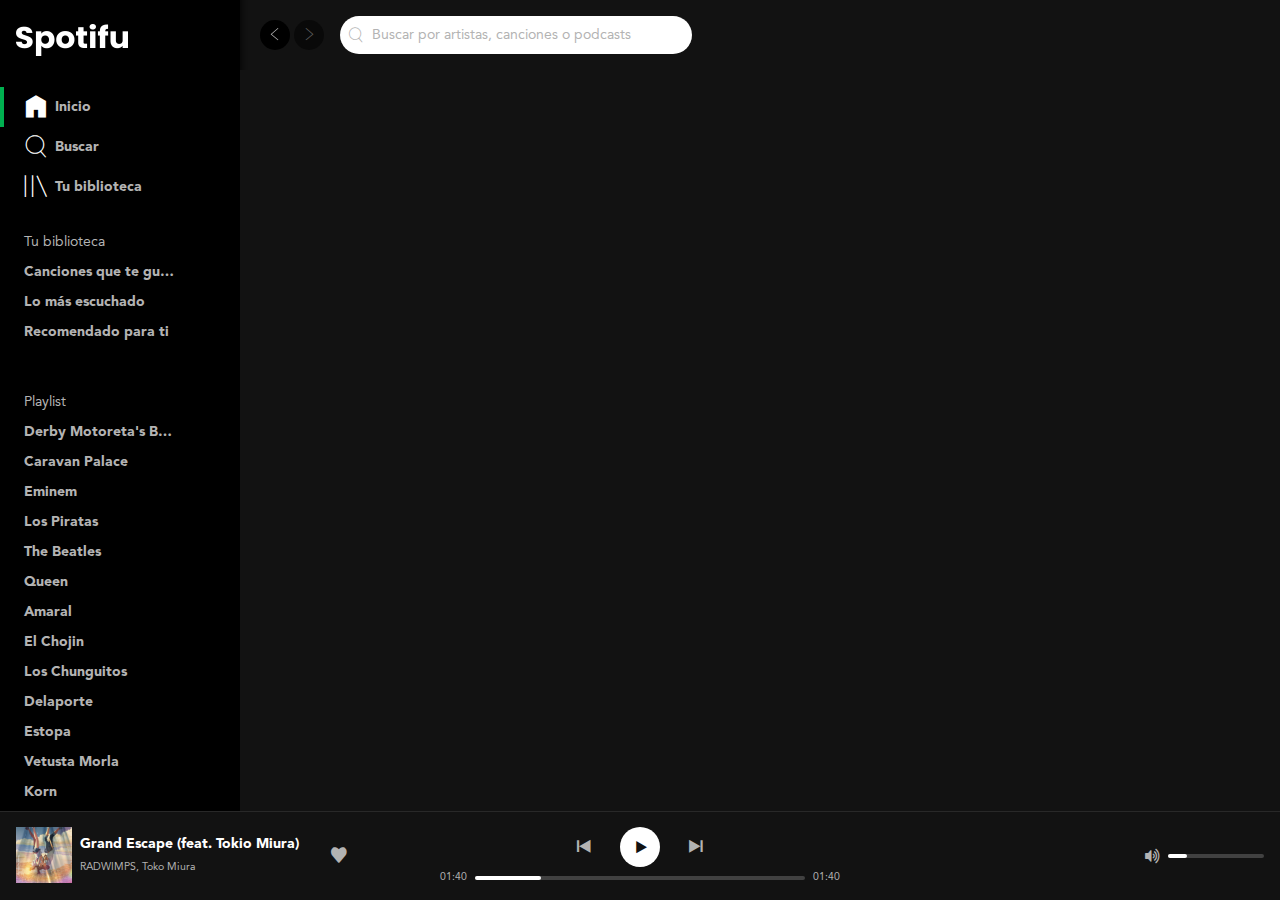
<file: template.html>
<!DOCTYPE html>
<html lang="en">
<head>
    <meta charset="UTF-8">
    <meta http-equiv="X-UA-Compatible" content="IE=edge">
    <meta name="viewport" content="width=device-width, initial-scale=1.0">
    <title>Spotifu</title>
    <link rel="stylesheet" href="./css/index.css">
    <meta property="og:title" content="Spotifu" />
    <meta property="og:type" content="website" />
    <link rel="apple-touch-icon" sizes="57x57" href="./favicon/apple-icon-57x57.png">
    <link rel="apple-touch-icon" sizes="60x60" href="./favicon/apple-icon-60x60.png">
    <link rel="apple-touch-icon" sizes="72x72" href="./favicon/apple-icon-72x72.png">
    <link rel="apple-touch-icon" sizes="76x76" href="./favicon/apple-icon-76x76.png">
    <link rel="apple-touch-icon" sizes="114x114" href="./favicon/apple-icon-114x114.png">
    <link rel="apple-touch-icon" sizes="120x120" href="./favicon/apple-icon-120x120.png">
    <link rel="apple-touch-icon" sizes="144x144" href="./favicon/apple-icon-144x144.png">
    <link rel="apple-touch-icon" sizes="152x152" href="./favicon/apple-icon-152x152.png">
    <link rel="apple-touch-icon" sizes="180x180" href="./favicon/apple-icon-180x180.png">
    <link rel="icon" type="image/png" sizes="192x192"  href="./favicon/android-icon-192x192.png">
    <link rel="icon" type="image/png" sizes="32x32" href="./favicon/favicon-32x32.png">
    <link rel="icon" type="image/png" sizes="96x96" href="./favicon/favicon-96x96.png">
    <link rel="icon" type="image/png" sizes="16x16" href="./favicon/favicon-16x16.png">
    <link rel="manifest" href="./favicon/manifest.json">
    <meta name="msapplication-TileColor" content="#ffffff">
    <meta name="msapplication-TileImage" content="./favicon/ms-icon-144x144.png">
    <meta name="theme-color" content="#ffffff">
    <script src="./js/javascript.js"></script>
</head>
<body class="body">
    <div class="layout">
        <div class="layout-block">
            <div class="layout-sidebar">
                <div class="sidebar">
                    <header class="logo" role="banner">
                        <a href="/" aria-current="page">
                            <img src="./images/spotifu-logo.png" height="32" width="112" alt="Logo de Spotifu">
                        </a>
                    </header>
                    <nav class="menu" aria-label="Principal">
                        <ul class="menu-list">
                            <li class="menuItem is-active">
                                <a class="link" href="./index.html" aria-current="page">
                                    <i class="icon-home" aria-hidden="true"></i>
                                    <span>Inicio</span>
                                </a>
                            </li>
                            <li class="menuItem">
                                <a class="link" href="./search.html">
                                    <i class="icon-search" aria-hidden="true"></i>
                                    <span>Buscar</span>
                                </a>
                            </li>
                            <li class="menuItem">
                                <a class="link" href="./library.html">
                                    <i class="icon-library" aria-hidden="true"></i>
                                    <span>Tu biblioteca</span>
                                </a>
                            </li>
                            
                        </ul>
                    </nav>
                    <nav class="list" aria-labelledby="library-navigation">
                        <h2 class="list-title" id="library-navigation">Tu biblioteca</h2>
                        <ul class="list-content">
                            <li class="list-item">
                                <span class="ellipsis">
                                    <a href="./favorite-songs.html" class="link">Canciones que te gustan</a>
                                </span>
                            </li>
                            <li class="list-item">
                                <a href="#lo-mas-escuchado" class="link">Lo más escuchado</a>
                            </li>
                            <li class="list-item">
                                <a href="#recomendado-para-ti" class="link">Recomendado para ti</a>
                            </li>
                        </ul>        
                    </nav>
                    <nav class="list" aria-labelledby="playlist-navigation">
                        <h2 class="list-title" id="playlist-navigation">Playlist</h2>
                        <ul class="list-content">
                            <li class="list-item">
                                <span class="ellipsis">
                                    <a href="#" class="link">Derby Motoreta's Burrito Kachimba</a>
                                </span>
                            </li>
                            <li class="list-item">
                                <span class="ellipsis">
                                    <a href="#" class="link">Caravan Palace</a>
                                </span>
                            </li>
                            <li class="list-item">
                                <a href="#" class="link">Eminem</a>
                            </li>
                            <li class="list-item">
                                <a href="#" class="link">Los Piratas</a>
                            </li>
                            <li class="list-item">
                                <a href="#" class="link">The Beatles</a>
                            </li>
                            <li class="list-item">
                                <a href="#" class="link">Queen</a>
                            </li>
                            <li class="list-item">
                                <a href="#" class="link">Amaral</a>
                            </li>
                            <li class="list-item">
                                <a href="#" class="link">El Chojin</a>
                            </li>
                            <li class="list-item">
                                <a href="#" class="link">Los Chunguitos</a>
                            </li>
                            </li>
                            <li class="list-item">
                                <a href="#" class="link">Delaporte</a>
                            </li>
                            <li class="list-item">
                                <a href="#" class="link">Estopa</a>
                            </li>
                            <li class="list-item">
                                <a href="#" class="link">Vetusta Morla</a>
                            </li>
                            <li class="list-item">
                                <a href="#" class="link">Korn</a>
                            </li>
                            <li class="list-item">
                                <a href="#" class="link">Queens of the Stone Age</a>
                            </li>
                            <li class="list-item">
                                <a href="#" class="link">Varry Brava</a>
                            </li>
                        </ul>
                    </nav>
                </div>
            </div>
            <div class="layout-main">
                <div class="page">  
                    <div class="sticky">    
                        <div class="page-block">            
                            <header class="header" aria-label="Barra superior y menú del usuario">   
                                <div class="navigation">
                                    <button class="navigation-prev is-pointer" onclick="goBack()" aria-label="Volver" title="Volver">
                                        <i class="icon-arrowLeft" aria-hidden="true"></i>
                                    </button>
                                    <button class="navigation-next" disabled aria-label="Avanzar" title="Avanzar">
                                        <i class="icon-arrowRight" aria-hidden="true"></i>
                                    </button>
                                </div>
                                
                                <form class="search" action="" role="search" aria-label="Buscar por artistas, canciones o podcasts">
                                    <i class="icon-search" aria-hidden="true"></i>
                                    <input type="search" placeholder="Buscar por artistas, canciones o podcasts">                    
                                </form>
                            </header>
                        </div>
                    </div>
                    <main class="page-block">                        
                    </main>
                </div>
            </div>
        </div>

        <div class="layout-block">
            <footer class="layout-bottom">
                <div class="player">
                    <div class="player-nowPlaying">
                        <div class="nowPlaying">
                            <div class="nowPlaying-cover">
                                <img src="./images/grand-scape.png" alt="Portada Grand Escape (feat. Tokio Miura) de RADWIMPS, Toko Miura" height="56" width="56" title="Portada Grand Escape (feat. Tokio Miura) de RADWIMPS, Toko Miura">
                            </div>
                            <div class="nowPlaying-details">
                                <div class="nowPlaying-description">
                                    <a class="nowPlaying-title" href="#song">Grand Escape (feat. Tokio Miura)</a>
                                    <a class="nowPlaying-artist" href="#RADWIMS">RADWIMPS, Toko Miura</a>
                                </div>
                                <div class="nowPlaying-actions">
                                    <button aria-describedby="icon-heart" role="switch" aria-checked="false" aria-label="Guardar en tu biblioteca" title="Guardar en tu biblioteca" class="player-control">
                                        <i class="icon-heart" id="icon-heart" aria-hidden="true" ></i>
                                    </button>               
                                </div>            
                            </div>
                            <i class=""></i>
                        </div>
                    </div>
        
                    <div class="player-playerControls">
                        <div class="playerControls">
                            <div class="playerControls-buttons" aria-label="Controles de reproducción">
                                <button class="buttonIcon" aria-label="Anterior" title="Anterior">
                                    <i class="icon-prev" aria-hidden="true"></i>
                                </button>
                            
                                <button class="buttonIcon is-white" aria-label="Reproducir" title="Reproducir">
                                    <i class="icon-play" aria-hidden="true"></i>
                                </button>
                            
                                <button class="buttonIcon" aria-label="Siguiente" title="Siguiente">
                                    <i class="icon-next" aria-hidden="true"></i>
                                </button>
                            </div>
                            <div class="playerPlayback">
                                <span class="playerPlayback-progressTime">01:40</span>
                                <div class="playerPlayback-slider">
                                    <div class="slider">
                                        <div class="slider-progress">
                                            <button class="slider-button" aria-label="Controlar el progreso de la reproducción"></button>
                                        </div>
                                    </div>
                                </div>            
                                <span class="playerPlayback-progressTime">01:40</span>
                            </div>
                        </div>
                    </div>
                
                    <div class="player-playerVolume">
                        <div class="playerVolume">
                            <button aria-describedby="volumen-icon" aria-label="Silenciar" class="player-control">
                                <i class="icon-volumeUp" id="volumen-icon" role="button" aria-label="Volumen alto" ></i>
                            </button>
                            <div class="playerVolume-slider">
                                <div class="slider">
                                    <div class="slider-progress">
                                        <button class="slider-button" aria-label="Controlar el progreso de la reproducción"></button>
                                    </div>
                                </div>
                            </div>
                        </div>
                    </div>
                </div>
            </footer>
        </div>
         
    </div>
</body>

</html>
</file>
<file: css/index.css>
@import './icons.css';
@import './fonts.css';
@import './body.css';
@import './link.css';
@import './button-icon.css';
@import './sidebar.css';
@import './ellipsis.css';
@import './player.css';
@import './page.css';
@import './layout.css';
@import './scrollbar.css';
@import './search-page.css';
@import './colors.css';
@import './library.css';
@import './favorite-songs.css';
@import './grid.css';




:root {
    --primary: #00B050;
    --white: white;
    --gray10: #B3B3B3;
    --gray20: #737373;
    --gray30: #282828;
    --gray40: #181818;
    --gray50: #121212;
    --gray60: black;
    --baseFontFamily: Avenir, Helvetica, sans-serif;
    --headline1: bold 2rem/normal var(--baseFontFamily);
    --headline2: bold 1.5rem/1.75rem var(--baseFontFamily);
    --headline2: bold 1.5rem/1.75rem var(--baseFontFamily);
    --baseFont: normal 0.875rem/1.375rem var(--baseFontFamily);
    --baseFontBold: bold 0.875rem/1.375rem var(--baseFontFamily);
    --button: bold 0.875rem/1rem var(--baseFontFamily);
    --small: normal 0.75em/normal var(--baseFontFamily);
}

.is-pointer {
    cursor: pointer;
}

/* @media screen and (min-width: 768px){
    :root {
        font-size: 18px;
    }
}

@media screen and (min-width: 1367px){
    :root {
        font-size: 20px;
    }
} */
</file>
<file: css/flexbox/index.css>
@import './display-flex.css';
@import './flex-order.css';
@import './flex-direction.css';
@import './flex-wrap.css';
@import './flex.css';
@import './justify-content.css';
@import './align-items.css';

:root {
    --darkColor: #04001e;
    --lightColor: #DFFBFF;
    --primaryColor: #DB086F;
}

body {
    background: var(--darkColor);
    color: var(--lightColor);
    font-family: system-ui;
}

a {
    color: var(--lightColor);
}

.wrapper {
    max-inline-size: 64rem;
    margin: auto;
}
.box {
    border: 5px dashed var(--primaryColor);
    padding: 1rem;
    counter-increment: flex-items;
}

.box::after {
    content: counter(flex-items);
}
</file>
